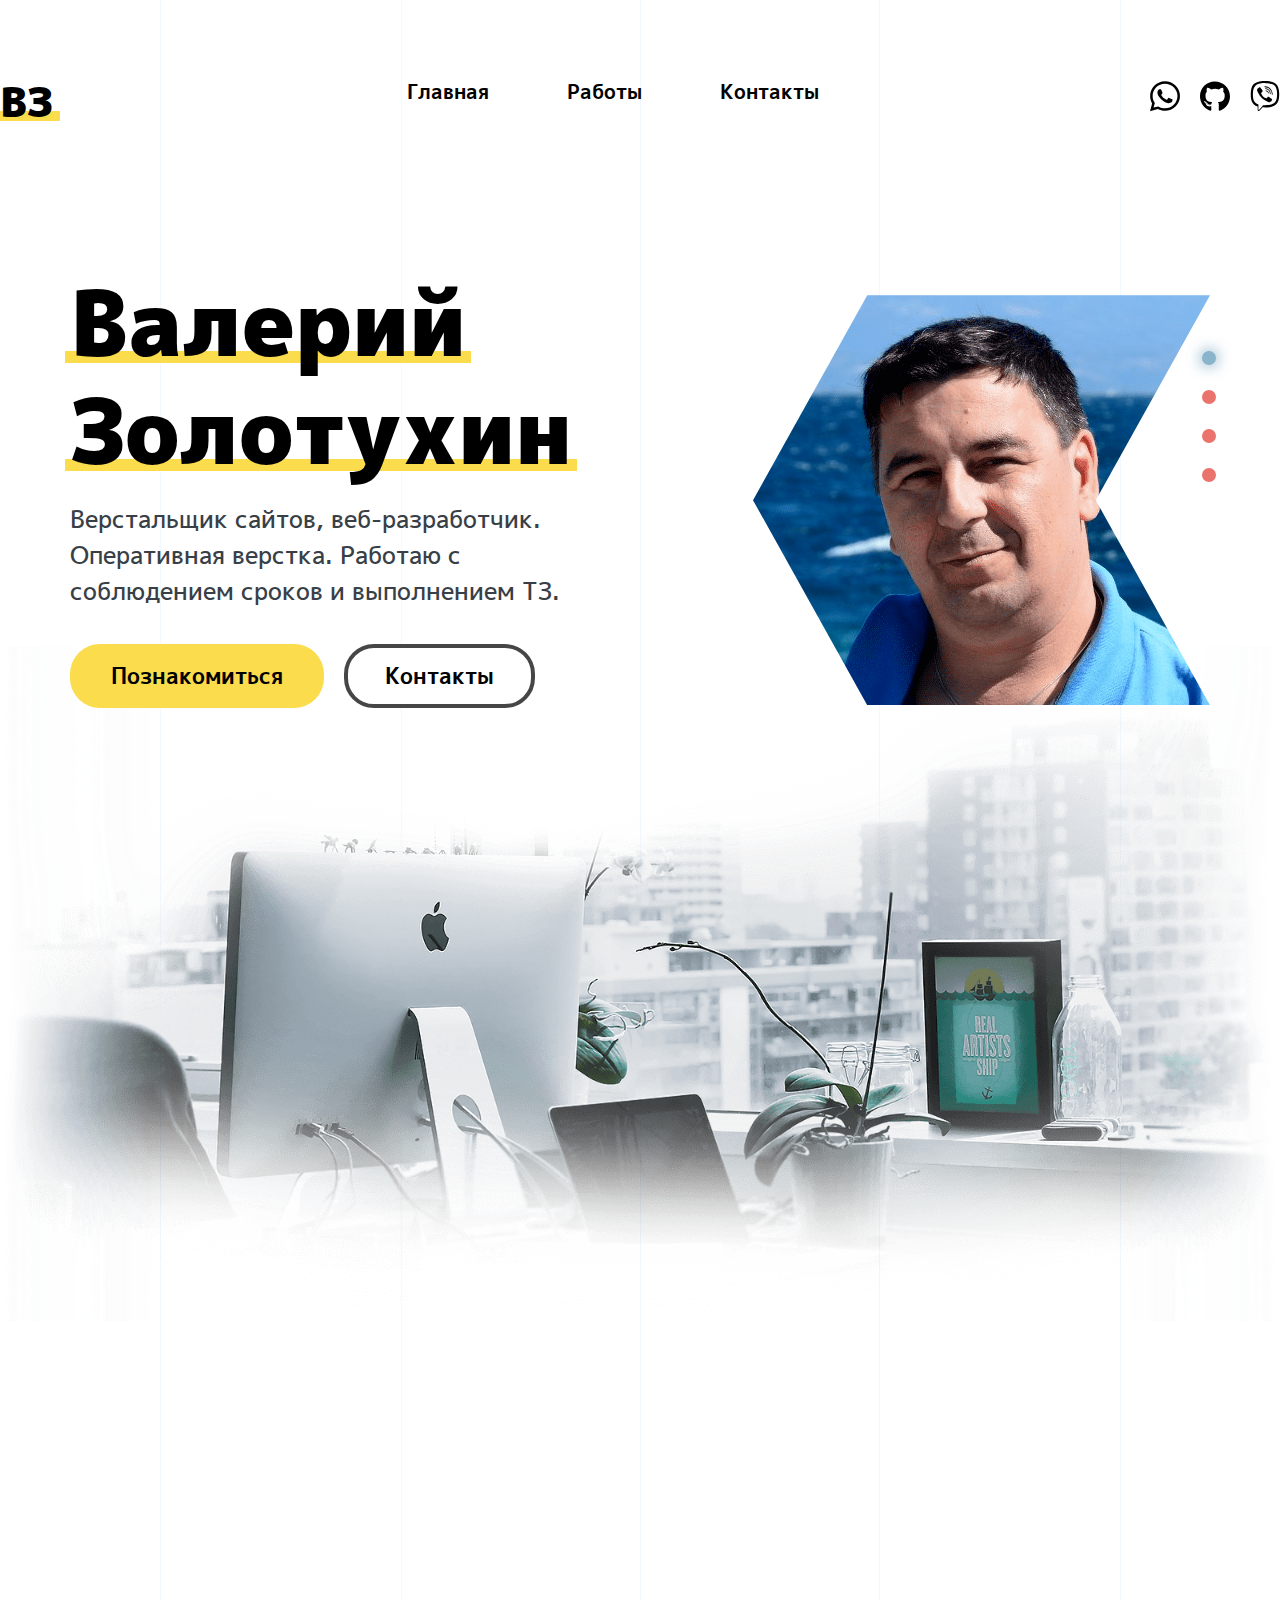
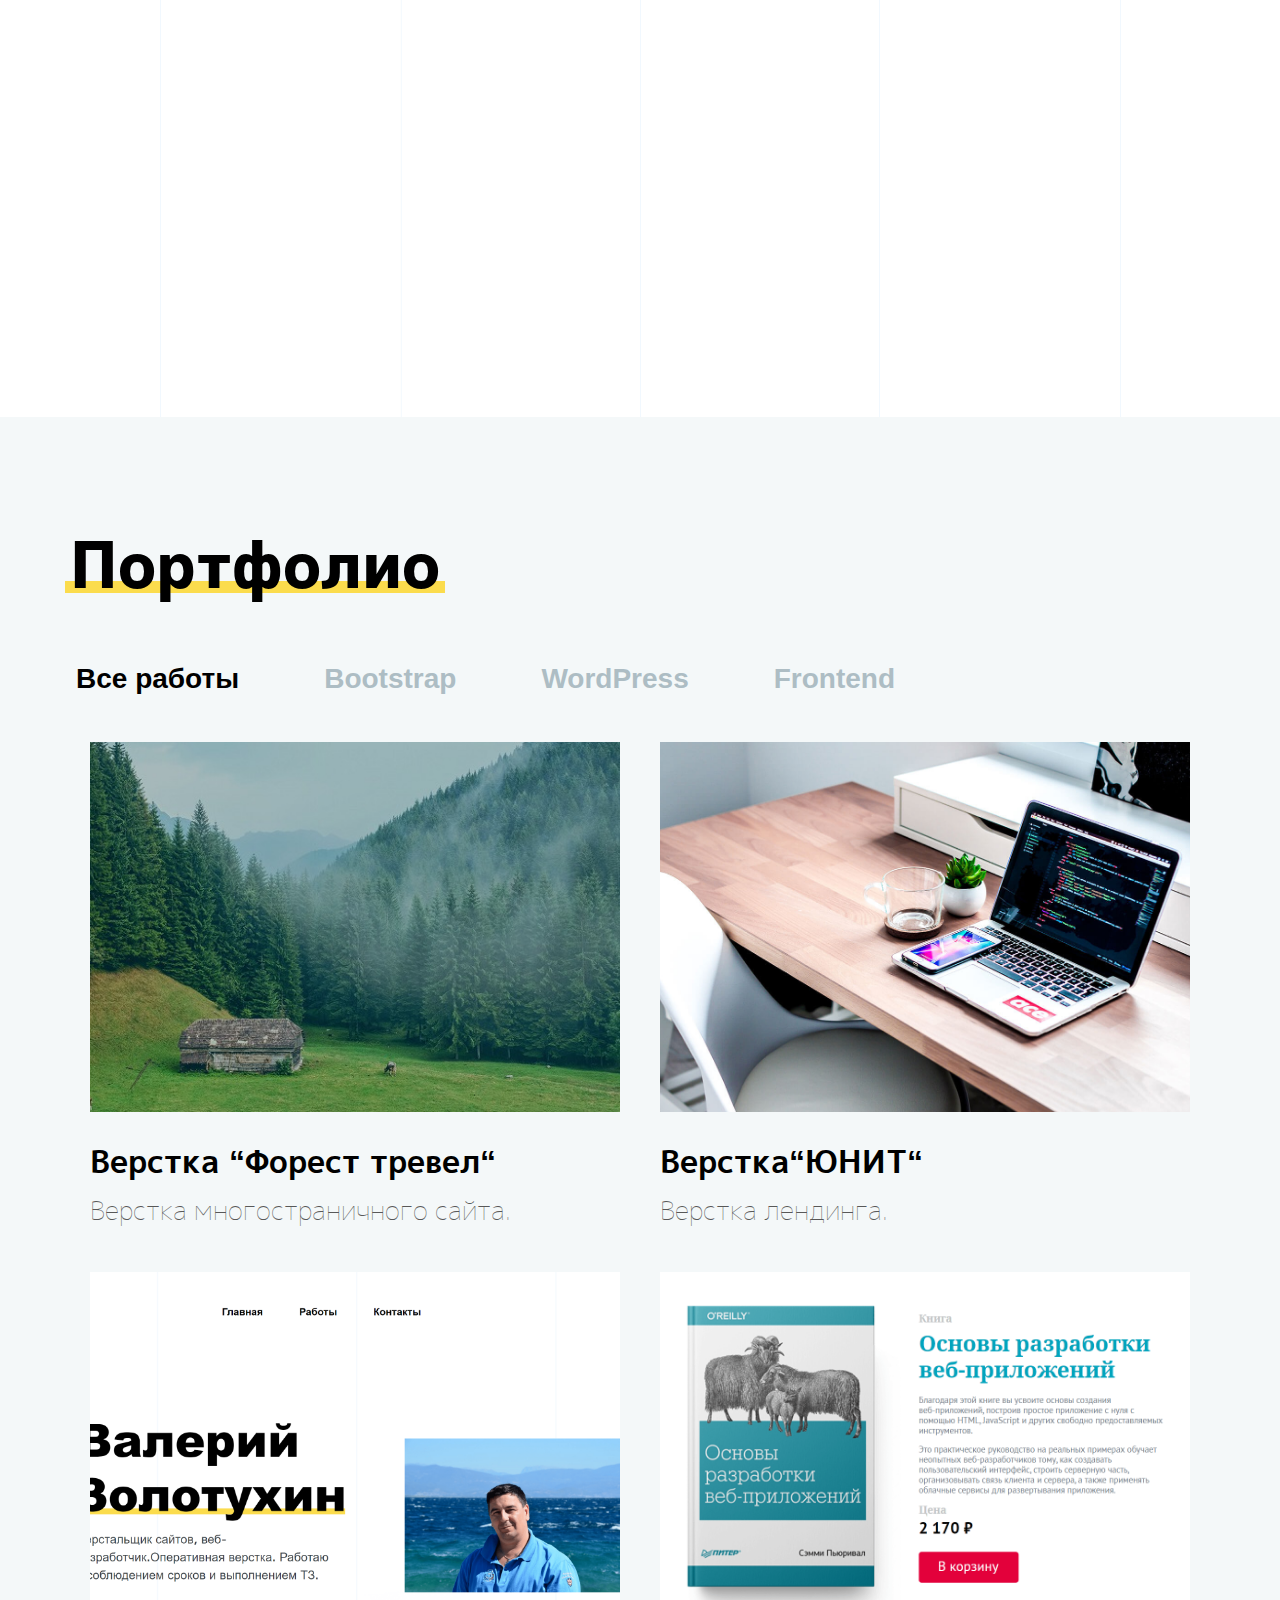
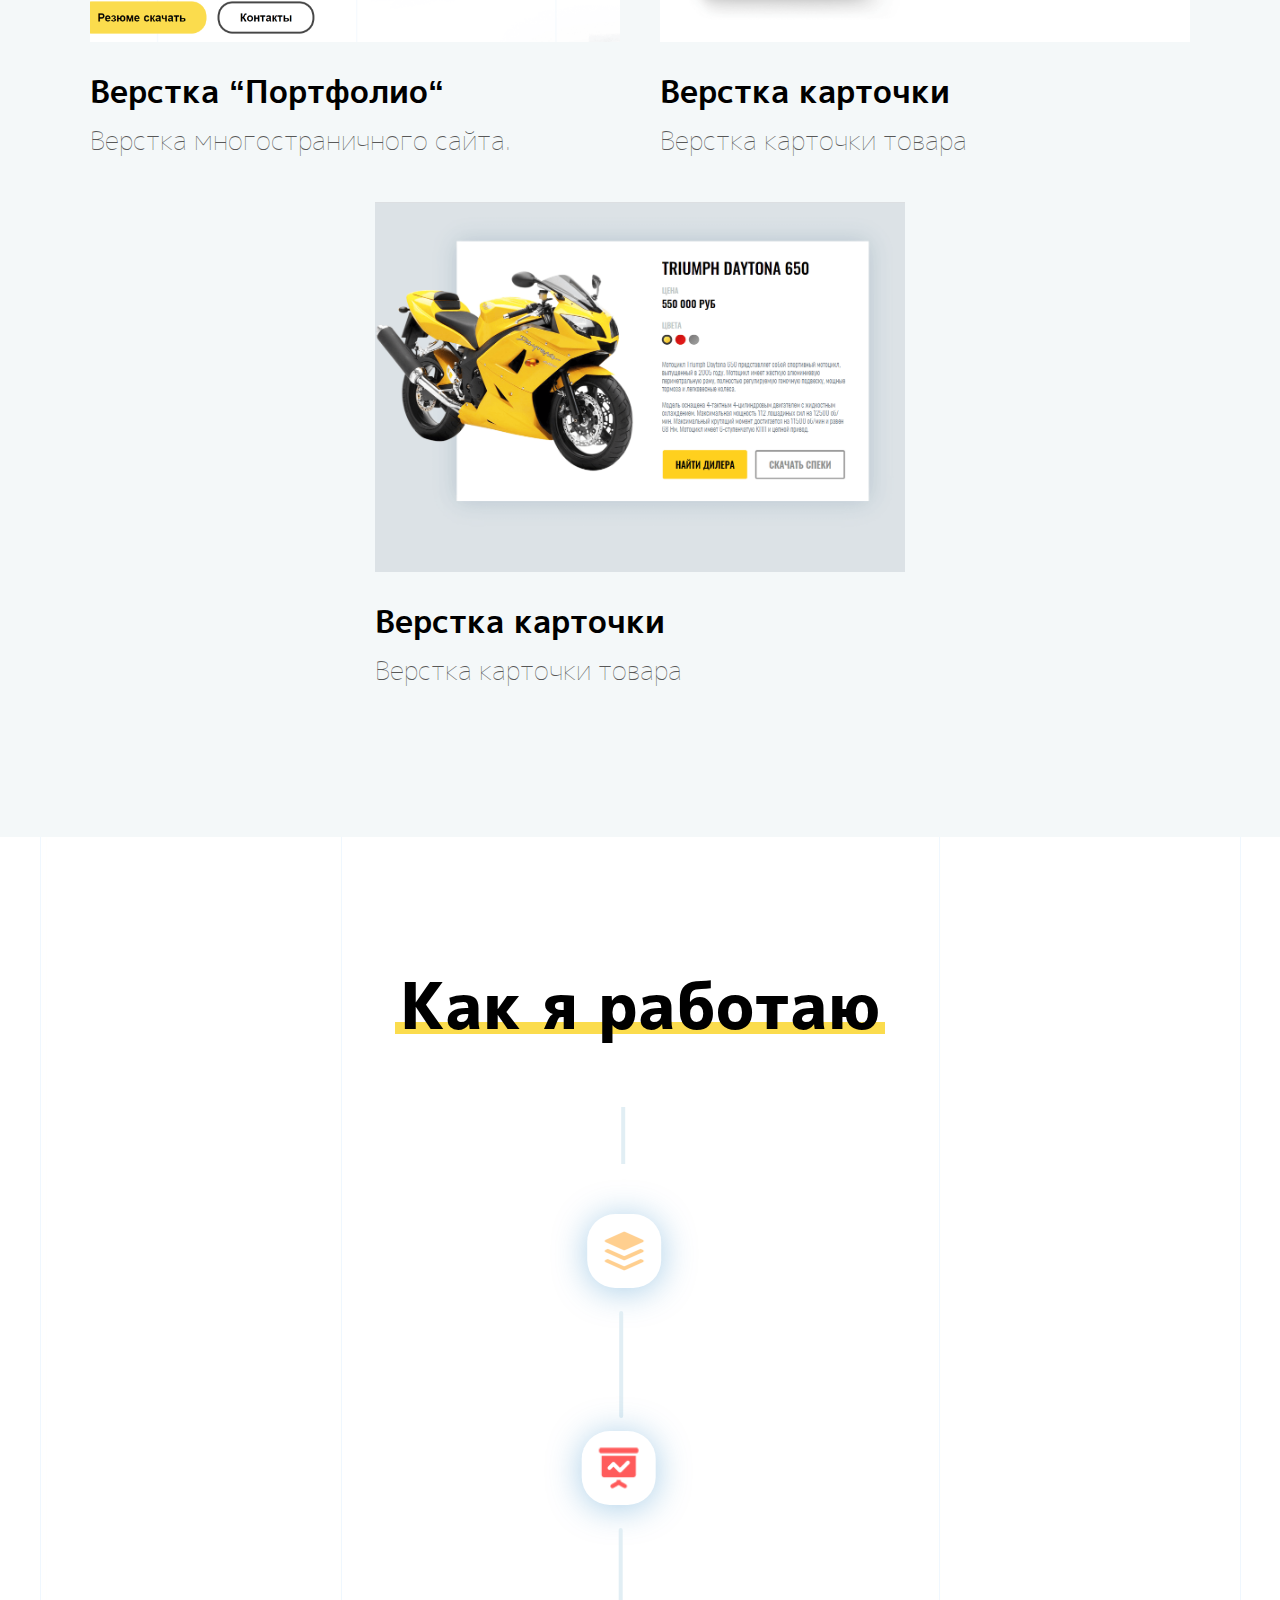
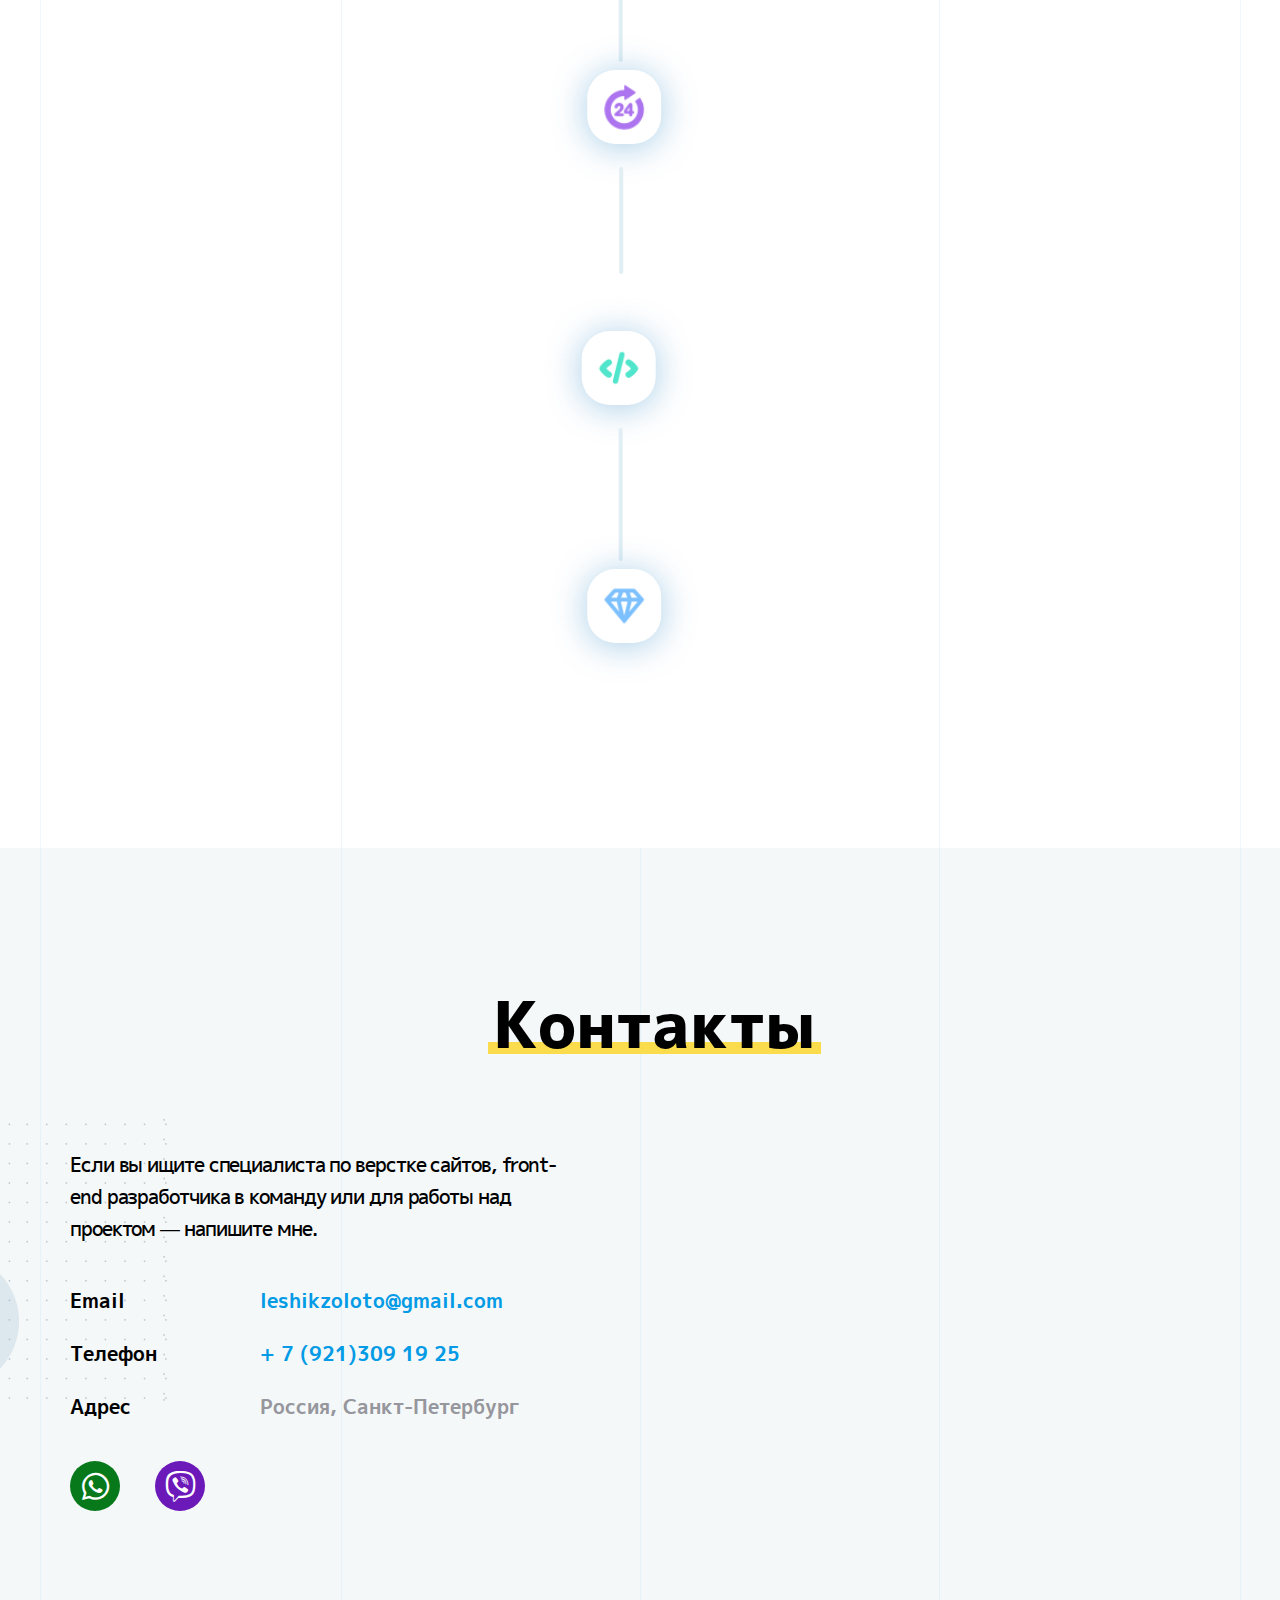
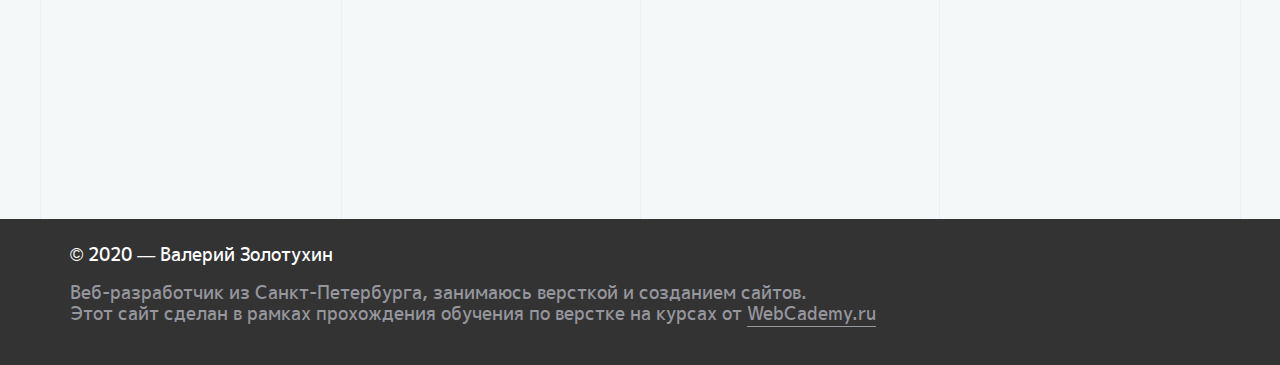
<file: docs/index.html>
<!DOCTYPE html>
<html lang="ru">

<head>
    <meta charset="UTF-8" />
    <meta name="viewport" content="width=device-width, initial-scale=1.0" />
    <title>Портфолио Главная страница

    </title>

    <link rel="shortcut icon" href="favicon.ico" type="image/x-icon">
    <link rel="stylesheet" href="./fonts/mplus1p.css">
    <link href="https://unpkg.com/aos@2.3.1/dist/aos.css" rel="stylesheet">
    <link rel="stylesheet" href="./libs/fontawesomecss/all.min.css" />
    <link rel="stylesheet" href="./css/main.css" />
</head>

<body>
    <ul id="page-nav">
        <li class="active">
            <a href="#header"></a>
        </li>
        <li>
            <a href="#portfolio"></a>
        </li>
        <li>
            <a href="#howwork"></a>
        </li>
        <li>
            <a href="#contacts"></a>
        </li>
    </ul>
    <div id="overlay"></div>
    <!-- Секция Header -->
    <header class="header" id="header">
        <!-- Навигация -->
        <div class="fix-menu">
            <div class="header-nav">
                <nav class="header-logo">
                    <a href="https://valeriyzoloto.github.io/Portfolio/." class="logo">ВЗ</a>
                </nav>

                <nav class="header-menu">
                    <a href="https://valeriyzoloto.github.io/Portfolio/." class="logo sidebar-logo">ВЗ</a>
                    <a href="index.html" class="header-link decktop">Главная</a>
                    <a href="Portfolio.html" class="header-link more-line" target="_blank">Работы</a>
                    <a href="Contacts.html" class="header-link more-line" target="_blank">Контакты</a>
                    <div class="sidebar">
                        <a href="viber://chat?number=%2B79213091925" class="sidebar-icons icons-vb">
                            <i class="fab fa-viber"></i>
                        </a>
                        <a href="whatsapp://chat?number=%2B7213091925" class="sidebar-icons icons-wp">
                            <i class="fab fa-whatsapp"></i>
                        </a>
                    </div>

                    <a href="mailto:leshikzoloto@gmail.com" class="sidebar-email">leshikzoloto@gmail.com</a>
                </nav>

                <nav class="header-icons">
                    <a href="whatsapp://chat?number=%2B7213091925" class="icons-item icons-item__wp-up">
                        <svg aria-hidden="true" focusable="false" data-prefix="fab" data-icon="whatsapp"
                            class="svg-inline--fa fa-whatsapp fa-w-14" role="img" xmlns="http://www.w3.org/2000/svg"
                            viewBox="0 0 448 512">
                            <path fill="currentColor"
                                d="M380.9 97.1C339 55.1 283.2 32 223.9 32c-122.4 0-222 99.6-222 222 0 39.1 10.2 77.3 29.6 111L0 480l117.7-30.9c32.4 17.7 68.9 27 106.1 27h.1c122.3 0 224.1-99.6 224.1-222 0-59.3-25.2-115-67.1-157zm-157 341.6c-33.2 0-65.7-8.9-94-25.7l-6.7-4-69.8 18.3L72 359.2l-4.4-7c-18.5-29.4-28.2-63.3-28.2-98.2 0-101.7 82.8-184.5 184.6-184.5 49.3 0 95.6 19.2 130.4 54.1 34.8 34.9 56.2 81.2 56.1 130.5 0 101.8-84.9 184.6-186.6 184.6zm101.2-138.2c-5.5-2.8-32.8-16.2-37.9-18-5.1-1.9-8.8-2.8-12.5 2.8-3.7 5.6-14.3 18-17.6 21.8-3.2 3.7-6.5 4.2-12 1.4-32.6-16.3-54-29.1-75.5-66-5.7-9.8 5.7-9.1 16.3-30.3 1.8-3.7.9-6.9-.5-9.7-1.4-2.8-12.5-30.1-17.1-41.2-4.5-10.8-9.1-9.3-12.5-9.5-3.2-.2-6.9-.2-10.6-.2-3.7 0-9.7 1.4-14.8 6.9-5.1 5.6-19.4 19-19.4 46.3 0 27.3 19.9 53.7 22.6 57.4 2.8 3.7 39.1 59.7 94.8 83.8 35.2 15.2 49 16.5 66.6 13.9 10.7-1.6 32.8-13.4 37.4-26.4 4.6-13 4.6-24.1 3.2-26.4-1.3-2.5-5-3.9-10.5-6.6z">
                            </path>
                        </svg>
                    </a>
                    <a href="https://github.com/ValeriyZoloto" class="icons-item icons-item__gh" target="_blank">
                        <svg aria-hidden="true" focusable="false" data-prefix="fab" data-icon="github"
                            class="svg-inline--fa fa-github fa-w-16" role="img" xmlns="http://www.w3.org/2000/svg"
                            viewBox="0 0 496 512">
                            <path fill="currentColor"
                                d="M165.9 397.4c0 2-2.3 3.6-5.2 3.6-3.3.3-5.6-1.3-5.6-3.6 0-2 2.3-3.6 5.2-3.6 3-.3 5.6 1.3 5.6 3.6zm-31.1-4.5c-.7 2 1.3 4.3 4.3 4.9 2.6 1 5.6 0 6.2-2s-1.3-4.3-4.3-5.2c-2.6-.7-5.5.3-6.2 2.3zm44.2-1.7c-2.9.7-4.9 2.6-4.6 4.9.3 2 2.9 3.3 5.9 2.6 2.9-.7 4.9-2.6 4.6-4.6-.3-1.9-3-3.2-5.9-2.9zM244.8 8C106.1 8 0 113.3 0 252c0 110.9 69.8 205.8 169.5 239.2 12.8 2.3 17.3-5.6 17.3-12.1 0-6.2-.3-40.4-.3-61.4 0 0-70 15-84.7-29.8 0 0-11.4-29.1-27.8-36.6 0 0-22.9-15.7 1.6-15.4 0 0 24.9 2 38.6 25.8 21.9 38.6 58.6 27.5 72.9 20.9 2.3-16 8.8-27.1 16-33.7-55.9-6.2-112.3-14.3-112.3-110.5 0-27.5 7.6-41.3 23.6-58.9-2.6-6.5-11.1-33.3 2.6-67.9 20.9-6.5 69 27 69 27 20-5.6 41.5-8.5 62.8-8.5s42.8 2.9 62.8 8.5c0 0 48.1-33.6 69-27 13.7 34.7 5.2 61.4 2.6 67.9 16 17.7 25.8 31.5 25.8 58.9 0 96.5-58.9 104.2-114.8 110.5 9.2 7.9 17 22.9 17 46.4 0 33.7-.3 75.4-.3 83.6 0 6.5 4.6 14.4 17.3 12.1C428.2 457.8 496 362.9 496 252 496 113.3 383.5 8 244.8 8zM97.2 352.9c-1.3 1-1 3.3.7 5.2 1.6 1.6 3.9 2.3 5.2 1 1.3-1 1-3.3-.7-5.2-1.6-1.6-3.9-2.3-5.2-1zm-10.8-8.1c-.7 1.3.3 2.9 2.3 3.9 1.6 1 3.6.7 4.3-.7.7-1.3-.3-2.9-2.3-3.9-2-.6-3.6-.3-4.3.7zm32.4 35.6c-1.6 1.3-1 4.3 1.3 6.2 2.3 2.3 5.2 2.6 6.5 1 1.3-1.3.7-4.3-1.3-6.2-2.2-2.3-5.2-2.6-6.5-1zm-11.4-14.7c-1.6 1-1.6 3.6 0 5.9 1.6 2.3 4.3 3.3 5.6 2.3 1.6-1.3 1.6-3.9 0-6.2-1.4-2.3-4-3.3-5.6-2z">
                            </path>
                        </svg>
                    </a>
                    <a href="viber://chat?number=%2B79213091925" class="icons-item icons-item__vb">
                        <svg aria-hidden="true" focusable="false" data-prefix="fab" data-icon="viber"
                            class="svg-inline--fa fa-viber fa-w-16" role="img" xmlns="http://www.w3.org/2000/svg"
                            viewBox="0 0 512 512">
                            <path fill="currentColor"
                                d="M444 49.9C431.3 38.2 379.9.9 265.3.4c0 0-135.1-8.1-200.9 52.3C27.8 89.3 14.9 143 13.5 209.5c-1.4 66.5-3.1 191.1 117 224.9h.1l-.1 51.6s-.8 20.9 13 25.1c16.6 5.2 26.4-10.7 42.3-27.8 8.7-9.4 20.7-23.2 29.8-33.7 82.2 6.9 145.3-8.9 152.5-11.2 16.6-5.4 110.5-17.4 125.7-142 15.8-128.6-7.6-209.8-49.8-246.5zM457.9 287c-12.9 104-89 110.6-103 115.1-6 1.9-61.5 15.7-131.2 11.2 0 0-52 62.7-68.2 79-5.3 5.3-11.1 4.8-11-5.7 0-6.9.4-85.7.4-85.7-.1 0-.1 0 0 0-101.8-28.2-95.8-134.3-94.7-189.8 1.1-55.5 11.6-101 42.6-131.6 55.7-50.5 170.4-43 170.4-43 96.9.4 143.3 29.6 154.1 39.4 35.7 30.6 53.9 103.8 40.6 211.1zm-139-80.8c.4 8.6-12.5 9.2-12.9.6-1.1-22-11.4-32.7-32.6-33.9-8.6-.5-7.8-13.4.7-12.9 27.9 1.5 43.4 17.5 44.8 46.2zm20.3 11.3c1-42.4-25.5-75.6-75.8-79.3-8.5-.6-7.6-13.5.9-12.9 58 4.2 88.9 44.1 87.8 92.5-.1 8.6-13.1 8.2-12.9-.3zm47 13.4c.1 8.6-12.9 8.7-12.9.1-.6-81.5-54.9-125.9-120.8-126.4-8.5-.1-8.5-12.9 0-12.9 73.7.5 133 51.4 133.7 139.2zM374.9 329v.2c-10.8 19-31 40-51.8 33.3l-.2-.3c-21.1-5.9-70.8-31.5-102.2-56.5-16.2-12.8-31-27.9-42.4-42.4-10.3-12.9-20.7-28.2-30.8-46.6-21.3-38.5-26-55.7-26-55.7-6.7-20.8 14.2-41 33.3-51.8h.2c9.2-4.8 18-3.2 23.9 3.9 0 0 12.4 14.8 17.7 22.1 5 6.8 11.7 17.7 15.2 23.8 6.1 10.9 2.3 22-3.7 26.6l-12 9.6c-6.1 4.9-5.3 14-5.3 14s17.8 67.3 84.3 84.3c0 0 9.1.8 14-5.3l9.6-12c4.6-6 15.7-9.8 26.6-3.7 14.7 8.3 33.4 21.2 45.8 32.9 7 5.7 8.6 14.4 3.8 23.6z">
                            </path>
                        </svg>
                    </a>
                </nav>

                <!--  Переключатель Toogle-menu -->
                <div class="toggle-menu active">
                    <span></span>
                </div>
            </div>
        </div>
        <!--    // Навигация -->

        <!-- Header content -->
        <div class="container">
            <div class="header-content">
                <div class="header-foto">
                    <img src="./img/foto3.png" class="my-foto" alt="Мое фото" />
                </div>
                <!-- Header-desc -->
                <div class="header-desk">
                    <h1 class="header-name">
                        <span class="my-name">Валерий </span>
                        <span class="my-name">Золотухин</span>
                    </h1>
                    <div class="header-text">
                        <p>
                            Верстальщик сайтов, веб-разработчик. Оперативная верстка. Работаю
                            с соблюдением сроков и выполнением ТЗ.
                        </p>
                    </div>
                    <div class="header-button">

                        <a href="#" class="button_main button-1" download="Резюме">
                            Познакомиться
                        </a>
                        <a href="#" class="button_main button-2">
                            Контакты
                        </a>
                    </div>
                </div>
                <!-- //Header-desc -->
            </div>
        </div>
        <!-- //Header content -->

        <!-- Header img -->
        <div class="header-img">
            <img src="./img/fon/bg1.png" alt="Картинка" />
        </div>
        <!-- //Header img -->

        <!-- Что я умею    На связи -->
        <div class="container">
            <div class="header-skills" data-aos="zoom-in" data-aos-offset="200" data-aos-duration="1000" id="meet">
                <div id="skills" class="skills">
                    <h3 class="title3">Что я умею:</h3>
                    <ul class="skills-list">
                        <li class="skills-list_item">
                            pixel perfect, полное соответствие макету.
                        </li>
                        <li class="skills-list_item"> верстаю с сеткой или без.</li>
                        <li class="skills-list_item">
                            адаптивная верстка под мобильные устройства.
                        </li>
                        <li class="skills-list_item">
                            оптимизация под retina экраны
                        </li>
                        <li class="skills-list_item">
                            с Bootstrap и без него.
                        </li>

                    </ul>
                    <div class="header-button">
                        <a href="#" class="button_main button-1 remark">
                            Смотреть работы
                        </a>
                    </div>
                </div>
                <div class="comminication">
                    <h3 class="title3">На связи:</h3>

                    <div class="icons more">
                        <a href="whatsapp://chat?number=%2B79213091925" class="icons_item icons-wp">
                            <i class="fab fa-whatsapp"></i>
                        </a>
                        <a href="viber://chat?number=%2B79213091925" class="icons_item icons-vb">
                            <i class="fab fa-viber"></i>
                        </a>
                    </div>

                    <a href="leshikzoloto@gmail.com" class="skills-email">leshikzoloto@gmail.com
                    </a>
                </div>
            </div>
        </div>
        <!--// Что я умею    На связи -->
    </header>
    <!--// Секция Header -->
    <!-- Секция Портфолио -->
    <section class="portfolio" id="portfolio">
        <div class="container">
            <!-- Заголовок и переключатели -->
            <div class="title2 title-portf">
                <span class="bottom-line">Портфолио</span>
            </div>
            <div class="portfolio-works">
                <div class="portfolio-works-toggle">
                    <button id="works" class="portfolio-block-toggle_item control-active" data-filter="all">
                        Все работы
                    </button>
                    <button class="portfolio-block-toggle_item" data-filter=".boots">
                        Bootstrap
                    </button>
                    <button class="portfolio-block-toggle_item" data-filter=".wp">
                        WordPress
                    </button>
                    <button class="portfolio-block-toggle_item" data-filter=".frontend">
                        Frontend
                    </button>
                </div>
            </div>
            <!-- Контент -карточки -->
            <div class="portfolio-cards_content">
                <div id="portfolio-projects">
                    <div class="portfolio-card portfolio-card--big mix frontend">
                        <a class="portfolio-card_poster"
                            href="http://valsa88.zzz.com.ua/Forest%20Travel%20main/index.html" target="_blank">
                            <img src="./img/portfolio/forest.jpg" alt="Форест тревел" />
                            <div class="more-btn">Смотреть проект</div>
                        </a>
                        <a href="http://valsa88.zzz.com.ua/Forest%20Travel%20main/index.html" target="_blank">
                            <div class="portfolio-card_descrip ">
                                <h3> Верстка &ldquo;Форест тревел&ldquo;</h3>
                                <p>Верстка многостраничного сайта.</p>
                            </div>
                        </a>
                    </div>

                    <div class="portfolio-card portfolio-card--big mix frontend boots">
                        <a class="portfolio-card_poster" href="http://valsa88.zzz.com.ua/Unit%20html/index.html"
                            target="_blank">
                            <img src="./img/portfolio/unit.jpg" alt="Юнит" />
                            <div class="more-btn">Смотреть проект</div>
                        </a>
                        <a href="http://valsa88.zzz.com.ua/Unit%20html/index.html" target="_blank">
                            <div class="portfolio-card_descrip">
                                <h3> Верстка&ldquo;ЮНИТ&ldquo;</h3>
                                <p>Верстка лендинга.</p>
                            </div>
                        </a>
                    </div>

                    <div class="portfolio-card portfolio-card--big mix frontend">
                        <a class="portfolio-card_poster" href="https://valeriyzoloto.github.io/Portfolio/"
                            target="_blank">
                            <img src="./img/portfolio/Portfolio.png" alt="Портфолио" />
                            <div class="more-btn">Смотреть проект</div>
                        </a>
                        <a href="https://valeriyzoloto.github.io/Portfolio/" target="_blank">
                            <div class="portfolio-card_descrip">
                                <h3>Верстка &ldquo;Портфолио&ldquo;</h3>
                                <p>Верстка многостраничного сайта.</p>
                            </div>
                        </a>
                    </div>

                    <div class="portfolio-card portfolio-card--big mix frontend boots">
                        <a class="portfolio-card_poster" href="http://valsa88.zzz.com.ua/Book%20card/incex.html"
                            target="_blank">
                            <img src="./img/portfolio/book.png" alt="Книга О`Рейли" />
                            <div class="more-btn">Смотреть проект</div>
                        </a>
                        <a href="http://valsa88.zzz.com.ua/Book%20card/incex.html" target="_blank">
                            <div class="portfolio-card_descrip">
                                <h3>Верстка карточки</h3>
                                <p>Верстка карточки товара</p>
                            </div>
                        </a>
                    </div>

                    <div class="portfolio-card portfolio-card--big mix boots">
                        <a class="portfolio-card_poster" href="http://valsa88.zzz.com.ua/PixelPerfect/index.html"
                            target="_blank">
                            <img src="./img/portfolio/motobike.png" alt="Карточка товара" />
                            <div class="more-btn">Смотреть проект</div>
                        </a>
                        <a href="http://valsa88.zzz.com.ua/PixelPerfect/index.html" target="_blank">
                            <div class="portfolio-card_descrip">
                                <h3> Верстка карточки</h3>
                                <p>Верстка карточки товара</p>
                            </div>
                        </a>
                    </div>

                </div>
            </div>
            <!--  // Контент карточки -->
            <div>
                <a href="#works" class="watch-works">Смотреть все работы</a>
            </div>
        </div>
    </section>
    <!-- //Секция Портфолио -->
    <!-- Секция Как я работаю -->
    <section class="how-work" id="howwork">
        <div class="container">
            <div class="howwork-content">
                <h3 class="item-title">Как я работаю</h3>
                <!--  Контент с иконками -->
                <div class="work-content">
                    <!-- Иконка с текстом -->
                    <div class="work-content_item">
                        <div class="work-item-icon">
                            <img src="./img/icons-how/layers.png" alt="Иконка" />
                        </div>
                        <div class="item-text" data-aos="fade-right" data-aos-offset="300" data-aos-duration="1000">
                            <span class="hover">Оцениваю макет</span>
                            <p>
                                Оцениваю объем работы, сложность, нюансы.
                                Задаю вопросы.
                            </p>
                            <span>Время: 2 &ndash; 4 часа</span>
                        </div>
                    </div>

                    <!-- Иконка с текстом -->
                    <div class="work-content_item">
                        <div class="work-item-icon">
                            <img src="./img/icons-how/chart.png" alt="Иконка" />
                        </div>
                        <div class="item-text" data-aos="fade-left" data-aos-offset="300" data-aos-duration="1000">
                            <span class="hover">ТЗ,смета и график работ</span>
                            <p>
                                Согласовываем техническое задание и график работ по проекту.
                                Осмечиваю стоимость по этапам работы.
                            </p>
                            <span>Время: 2 &ndash; 4 часа</span>
                        </div>
                    </div>

                    <!-- Иконка с текстом -->
                    <div class="work-content_item">
                        <div class="work-item-icon">
                            <img src="./img/icons-how/hours.png" alt="Иконка" />
                        </div>
                        <div class="item-text" data-aos="fade-right" data-aos-offset="300" data-aos-duration="1000">
                            <span class="hover">Вы держите руку на пульсе</span>
                            <p>Выдаю клиенту доступ к GitHub репозиторию. Вы в любое время
                                можете видеть актуальное состояние проекта и задач.
                            </p>
                            <span>Время: 2 &ndash; 4 часа</span>
                        </div>
                    </div>

                    <!-- Иконка с текстом -->
                    <div class="work-content_item">
                        <div class="work-item-icon">
                            <img src="./img/icons-how/code.png" alt="Иконка" />
                        </div>
                        <div class="item-text" data-aos="fade-left" data-aos-offset="300" data-aos-duration="1000">
                            <span class="hover">Выполняю каждый этап</span>
                            <p>
                                Поочередно выполняю каждый этап работы. Передаю результаты.
                                Заказчик производит поэтапную оплату.
                            </p>
                            <span>Время: 2 &ndash; 4 часа</span>
                        </div>
                    </div>

                    <!-- Иконка с текстом -->
                    <div class="work-content_item">
                        <div class="work-item-icon">
                            <img src="./img/icons-how/diamond.png" alt="Иконка" />
                        </div>
                        <div class="item-text" data-aos="fade-right" data-aos-offset="300" data-aos-duration="1000">
                            <span class="hover">Финальное ревью проекта</span>
                            <p>
                                Проект готов. Финальное ревью и полировка до идеального
                                состояния. Передаю файлы проекта, заливаю сайт на хостинг
                                заказчика.
                            </p>
                            <span>Время: 2 &ndash; 4 часа</span>
                        </div>
                    </div>
                </div>
                <!-- // Контент с иконками -->
            </div>
        </div>
    </section>
    <!-- //Секция Как я работаю -->
    <!--  Секция-Контакты  -->
    <section class="contacts" id="contacts">
        <div class="container">
            <div class="title2 title-contacts">
                <h3 class="title2"><span>Контакты</span></h3>
            </div>
            <!-- Contacts-content -->
            <div class="contacts-content">
                <!-- Левая колонка -->
                <div class="contacts-descrip">
                    <div class="contacts-descrip_text">
                        <p>
                            Если вы ищите специалиста по верстке сайтов, front-end разработчика
                            в команду или для работы над проектом — напишите мне.
                        </p>
                    </div>

                    <div class="contacts-descrip_item">
                        <div class="more-contacts">
                            <span>Email</span>
                            <a href="mailto:leshikzoloto@gmail.com">leshikzoloto@gmail.com</a>
                        </div>

                        <div class="more-contacts">
                            <span>Телефон</span>
                            <a href="tel:+79213091925">+ 7 (921)309 19 25</a>
                        </div>

                        <div class="more-contacts">
                            <span>Адрес</span>
                            <p>Россия, Санкт-Петербург</p>
                        </div>
                    </div>

                    <div class="icons more">
                        <a href="whatsapp://chat?number=%2B79213091925" class="icons_item icons-wp">
                            <i class="fab fa-whatsapp"></i>
                        </a>
                        <a href="viber://chat?number=%2B79213091925" class="icons_item icons-vb">
                            <i class="fab fa-viber"></i>
                        </a>
                    </div>
                </div>
                <!-- Правая колонка -->
                <div class="form-column">
                    <form class="contacts-form" data-aos="zoom-in" data-aos-offset="300" data-aos-duration="1000"
                        id="contact-form">
                        <input type="hidden" name="project_name" value="https://github.com/ValeriyZoloto/" />
                        <input type="hidden" name="admin_email" value="leshikzoloto@gmail.com" />
                        <input type="hidden" name="email_form" value="info@github.com/ValeriyZoloto/" />

                        <div class="contacts-form_item">
                            <input class="form-field" type="email" name="email" required placeholder="" />
                            <span class="fake-placeholder">Ваш email</span>
                        </div>

                        <div class="contacts-form_item">
                            <input class="form-field" type="text" name="theme" required placeholder="" />
                            <span class="fake-placeholder">Тема письма</span>
                        </div>

                        <div class="contacts-form_item">
                            <textarea class="form-field" name="message" rows="4" required placeholder=""></textarea>
                            <span class="fake-placeholder">Сообщение</span>
                        </div>

                        <div class="contacts-form_btn">
                            <div class="button_main">
                                <button class="button-3" type="submit" name="form-button">
                                    Отправить
                                </button>
                            </div>
                        </div>
                    </form>
                    <div id="answer"></div>
                </div>
            </div>
            <!-- // Contacts-content -->
        </div>
    </section>
    <!--// Секция-Контакты  -->
    <!-- Подвал -->
    <footer class="footer">
        <div class="container">
            <div class="copy">
                <p>&#169; 2020 — Валерий Золотухин</p>
            </div>
            <div class="text">
                <p>
                    Веб-разработчик из Санкт-Петербурга, занимаюсь версткой и созданием
                    сайтов.
                    <br />Этот сайт сделан в рамках прохождения обучения по верстке на
                    курсах от
                    <a href="https://webcademy.ru/htmlsite/" target="_blank">
                        WebCademy.ru</a>
                </p>
            </div>
        </div>
    </footer>
    <!-- Подвал -->
    <!-- Скрол вверх -->
    <div id="backTop">
        <a href="#top">
            <i class="fas fa-angle-double-up"></i>

        </a> </div>
    <!-- //Скрол вверх -->
    <script src="./libs/jquery/jquery-3.0.0.min.js"></script>
    <script src="./libs/jquery.validate/jquery.validate/jquery.validate.js"></script>
    <script src="./libs/SmoothScroll.js"></script>
    <script src="https://unpkg.com/aos@2.3.1/dist/aos.js"></script>
    <script>
        AOS.init();
    </script>
    <script src="./libs/mixitup3/mixitup.min.js"></script>
    <script src="./libs/nav.js/nav.js"></script>
    <script src="./js/main.js"></script>
</body>

</html>
</file>
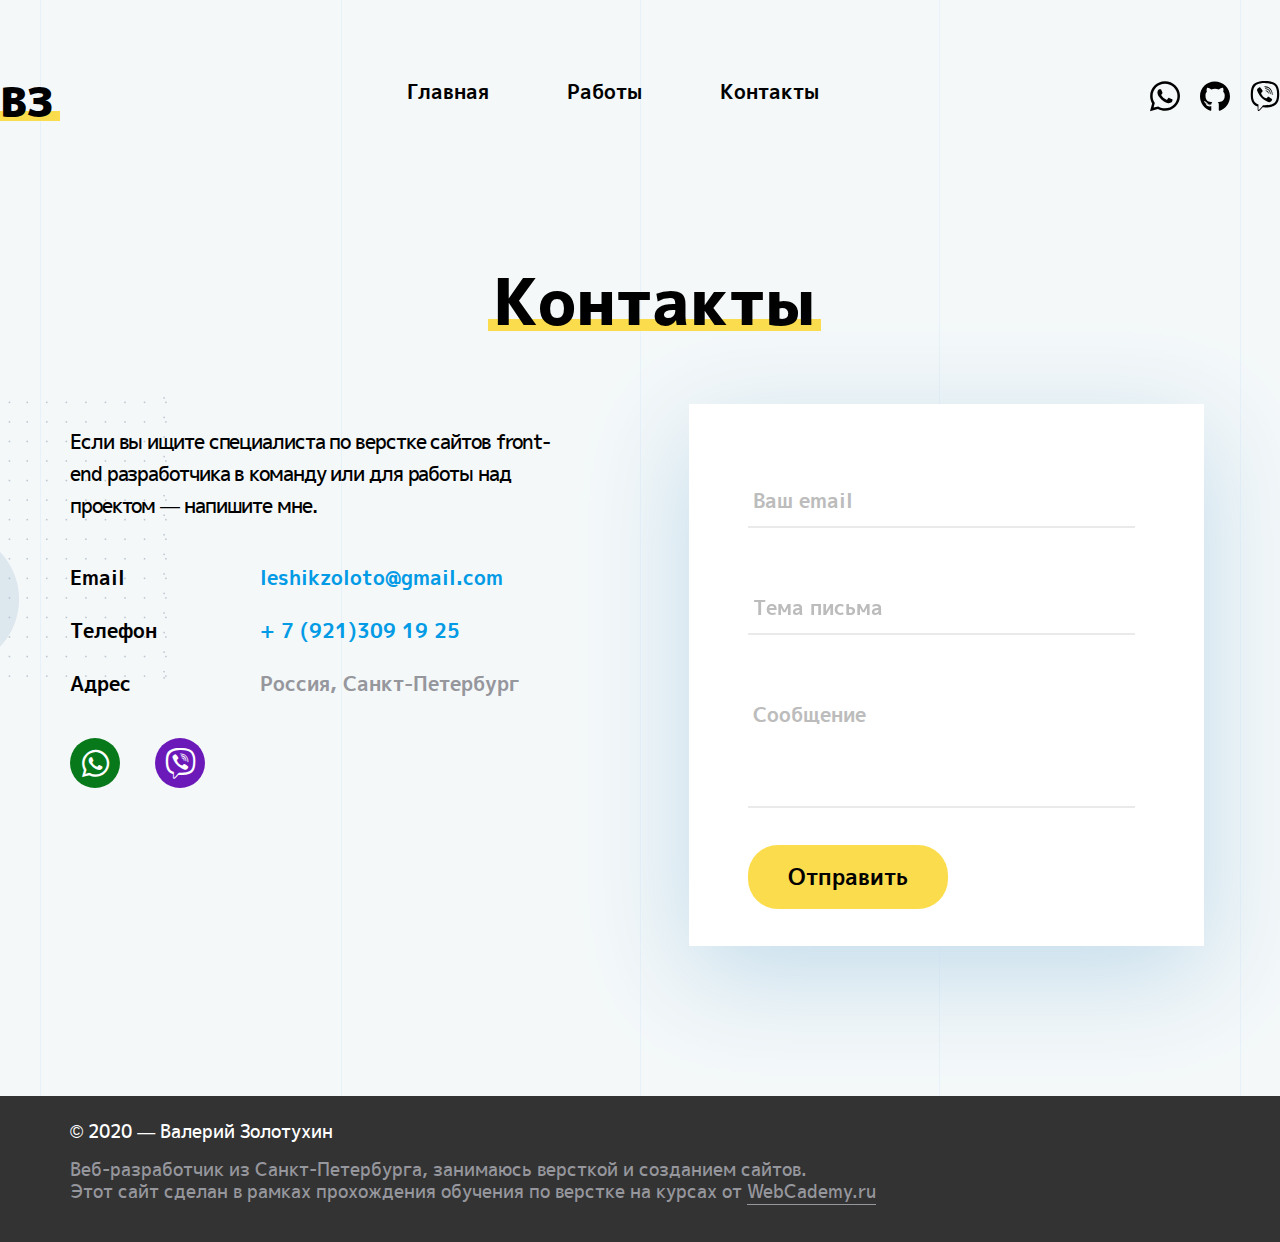
<file: docs/Contacts.html>
<!DOCTYPE html>
<html lang="ru">

<head>
    <meta charset="UTF-8" />
    <meta name="viewport" content="width=device-width, initial-scale=1.0" />
    <title>Контакты</title>
    <link rel="shortcut icon" href="favicon.ico" type="image/x-icon">
    <link rel="stylesheet" href="./fonts/mplus1p.css">
    <link href="https://unpkg.com/aos@2.3.1/dist/aos.css" rel="stylesheet" />
    <link rel="stylesheet" href="./libs/fontawesomecss/all.min.css" />
    <link rel="stylesheet" href="./css/main.css" />
</head>

<body>
    <div id="overlay"></div>
    <!--  Секция-Контакты  -->
    <section class="contacts page" id="contacts">
        <!-- Навигация -->
        <div class="fix-menu2">
            <div class="header-nav header-nav--contacts">
                <nav class="header-logo">
                    <a href="https://valeriyzoloto.github.io/Portfolio/." class="logo">ВЗ</a>
                </nav>

                <nav class="header-menu header-menu--portfolio">
                    <a href="https://valeriyzoloto.github.io/Portfolio/." class="logo sidebar-logo">ВЗ</a>
                    <a href="index.html" class="header-link decktop">Главная</a>
                    <a href="Portfolio.html" class="header-link more-line" target="_self">Работы</a>
                    <a href="Contacts.html" class="header-link more-line" target="_self">Контакты</a>
                    <div class="sidebar">
                        <a href="viber://chat?number=%2B79213091925" class="sidebar-icons icons-vb">
                            <i class="fab fa-viber"></i>
                        </a>
                        <a href="whatsapp://chat?number=%2B7213091925" class="sidebar-icons icons-wp">
                            <i class="fab fa-whatsapp"></i>
                        </a>
                    </div>

                    <a href="mailto:leshikzoloto@gmail.com" class="sidebar-email">leshikzoloto@gmail.com</a>
                </nav>

                <nav class="header-icons">
                    <a href="whatsapp://chat?number=%2B7213091925" class="icons-item icons-item__wp-up ">
                        <svg aria-hidden="true" focusable="false" data-prefix="fab" data-icon="whatsapp"
                            class="svg-inline--fa fa-whatsapp fa-w-14" role="img" xmlns="http://www.w3.org/2000/svg"
                            viewBox="0 0 448 512">
                            <path fill="currentColor"
                                d="M380.9 97.1C339 55.1 283.2 32 223.9 32c-122.4 0-222 99.6-222 222 0 39.1 10.2 77.3 29.6 111L0 480l117.7-30.9c32.4 17.7 68.9 27 106.1 27h.1c122.3 0 224.1-99.6 224.1-222 0-59.3-25.2-115-67.1-157zm-157 341.6c-33.2 0-65.7-8.9-94-25.7l-6.7-4-69.8 18.3L72 359.2l-4.4-7c-18.5-29.4-28.2-63.3-28.2-98.2 0-101.7 82.8-184.5 184.6-184.5 49.3 0 95.6 19.2 130.4 54.1 34.8 34.9 56.2 81.2 56.1 130.5 0 101.8-84.9 184.6-186.6 184.6zm101.2-138.2c-5.5-2.8-32.8-16.2-37.9-18-5.1-1.9-8.8-2.8-12.5 2.8-3.7 5.6-14.3 18-17.6 21.8-3.2 3.7-6.5 4.2-12 1.4-32.6-16.3-54-29.1-75.5-66-5.7-9.8 5.7-9.1 16.3-30.3 1.8-3.7.9-6.9-.5-9.7-1.4-2.8-12.5-30.1-17.1-41.2-4.5-10.8-9.1-9.3-12.5-9.5-3.2-.2-6.9-.2-10.6-.2-3.7 0-9.7 1.4-14.8 6.9-5.1 5.6-19.4 19-19.4 46.3 0 27.3 19.9 53.7 22.6 57.4 2.8 3.7 39.1 59.7 94.8 83.8 35.2 15.2 49 16.5 66.6 13.9 10.7-1.6 32.8-13.4 37.4-26.4 4.6-13 4.6-24.1 3.2-26.4-1.3-2.5-5-3.9-10.5-6.6z">
                            </path>
                        </svg>
                    </a>
                    <a href="https://github.com/ValeriyZoloto" class="icons-item icons-item__gh" target="_blank">
                        <svg aria-hidden="true" focusable="false" data-prefix="fab" data-icon="github"
                            class="svg-inline--fa fa-github fa-w-16" role="img" xmlns="http://www.w3.org/2000/svg"
                            viewBox="0 0 496 512">
                            <path fill="currentColor"
                                d="M165.9 397.4c0 2-2.3 3.6-5.2 3.6-3.3.3-5.6-1.3-5.6-3.6 0-2 2.3-3.6 5.2-3.6 3-.3 5.6 1.3 5.6 3.6zm-31.1-4.5c-.7 2 1.3 4.3 4.3 4.9 2.6 1 5.6 0 6.2-2s-1.3-4.3-4.3-5.2c-2.6-.7-5.5.3-6.2 2.3zm44.2-1.7c-2.9.7-4.9 2.6-4.6 4.9.3 2 2.9 3.3 5.9 2.6 2.9-.7 4.9-2.6 4.6-4.6-.3-1.9-3-3.2-5.9-2.9zM244.8 8C106.1 8 0 113.3 0 252c0 110.9 69.8 205.8 169.5 239.2 12.8 2.3 17.3-5.6 17.3-12.1 0-6.2-.3-40.4-.3-61.4 0 0-70 15-84.7-29.8 0 0-11.4-29.1-27.8-36.6 0 0-22.9-15.7 1.6-15.4 0 0 24.9 2 38.6 25.8 21.9 38.6 58.6 27.5 72.9 20.9 2.3-16 8.8-27.1 16-33.7-55.9-6.2-112.3-14.3-112.3-110.5 0-27.5 7.6-41.3 23.6-58.9-2.6-6.5-11.1-33.3 2.6-67.9 20.9-6.5 69 27 69 27 20-5.6 41.5-8.5 62.8-8.5s42.8 2.9 62.8 8.5c0 0 48.1-33.6 69-27 13.7 34.7 5.2 61.4 2.6 67.9 16 17.7 25.8 31.5 25.8 58.9 0 96.5-58.9 104.2-114.8 110.5 9.2 7.9 17 22.9 17 46.4 0 33.7-.3 75.4-.3 83.6 0 6.5 4.6 14.4 17.3 12.1C428.2 457.8 496 362.9 496 252 496 113.3 383.5 8 244.8 8zM97.2 352.9c-1.3 1-1 3.3.7 5.2 1.6 1.6 3.9 2.3 5.2 1 1.3-1 1-3.3-.7-5.2-1.6-1.6-3.9-2.3-5.2-1zm-10.8-8.1c-.7 1.3.3 2.9 2.3 3.9 1.6 1 3.6.7 4.3-.7.7-1.3-.3-2.9-2.3-3.9-2-.6-3.6-.3-4.3.7zm32.4 35.6c-1.6 1.3-1 4.3 1.3 6.2 2.3 2.3 5.2 2.6 6.5 1 1.3-1.3.7-4.3-1.3-6.2-2.2-2.3-5.2-2.6-6.5-1zm-11.4-14.7c-1.6 1-1.6 3.6 0 5.9 1.6 2.3 4.3 3.3 5.6 2.3 1.6-1.3 1.6-3.9 0-6.2-1.4-2.3-4-3.3-5.6-2z">
                            </path>
                        </svg>
                    </a>
                    <a href="viber://chat?number=%2B79213091925" class="icons-item icons-item__vb">
                        <svg aria-hidden="true" focusable="false" data-prefix="fab" data-icon="viber"
                            class="svg-inline--fa fa-viber fa-w-16" role="img" xmlns="http://www.w3.org/2000/svg"
                            viewBox="0 0 512 512">
                            <path fill="currentColor"
                                d="M444 49.9C431.3 38.2 379.9.9 265.3.4c0 0-135.1-8.1-200.9 52.3C27.8 89.3 14.9 143 13.5 209.5c-1.4 66.5-3.1 191.1 117 224.9h.1l-.1 51.6s-.8 20.9 13 25.1c16.6 5.2 26.4-10.7 42.3-27.8 8.7-9.4 20.7-23.2 29.8-33.7 82.2 6.9 145.3-8.9 152.5-11.2 16.6-5.4 110.5-17.4 125.7-142 15.8-128.6-7.6-209.8-49.8-246.5zM457.9 287c-12.9 104-89 110.6-103 115.1-6 1.9-61.5 15.7-131.2 11.2 0 0-52 62.7-68.2 79-5.3 5.3-11.1 4.8-11-5.7 0-6.9.4-85.7.4-85.7-.1 0-.1 0 0 0-101.8-28.2-95.8-134.3-94.7-189.8 1.1-55.5 11.6-101 42.6-131.6 55.7-50.5 170.4-43 170.4-43 96.9.4 143.3 29.6 154.1 39.4 35.7 30.6 53.9 103.8 40.6 211.1zm-139-80.8c.4 8.6-12.5 9.2-12.9.6-1.1-22-11.4-32.7-32.6-33.9-8.6-.5-7.8-13.4.7-12.9 27.9 1.5 43.4 17.5 44.8 46.2zm20.3 11.3c1-42.4-25.5-75.6-75.8-79.3-8.5-.6-7.6-13.5.9-12.9 58 4.2 88.9 44.1 87.8 92.5-.1 8.6-13.1 8.2-12.9-.3zm47 13.4c.1 8.6-12.9 8.7-12.9.1-.6-81.5-54.9-125.9-120.8-126.4-8.5-.1-8.5-12.9 0-12.9 73.7.5 133 51.4 133.7 139.2zM374.9 329v.2c-10.8 19-31 40-51.8 33.3l-.2-.3c-21.1-5.9-70.8-31.5-102.2-56.5-16.2-12.8-31-27.9-42.4-42.4-10.3-12.9-20.7-28.2-30.8-46.6-21.3-38.5-26-55.7-26-55.7-6.7-20.8 14.2-41 33.3-51.8h.2c9.2-4.8 18-3.2 23.9 3.9 0 0 12.4 14.8 17.7 22.1 5 6.8 11.7 17.7 15.2 23.8 6.1 10.9 2.3 22-3.7 26.6l-12 9.6c-6.1 4.9-5.3 14-5.3 14s17.8 67.3 84.3 84.3c0 0 9.1.8 14-5.3l9.6-12c4.6-6 15.7-9.8 26.6-3.7 14.7 8.3 33.4 21.2 45.8 32.9 7 5.7 8.6 14.4 3.8 23.6z">
                            </path>
                        </svg>
                    </a>
                </nav>

                <!--  Переключатель Toogle-menu -->
                <div class="toggle-menu active">
                    <span></span>
                </div>
            </div>
        </div>
        <!--    // Навигация -->
        <div class="container">
            <div class="title2 title-contacts">
                <h1 class="title2"><span>Контакты</span></h1>
            </div>
            <!-- Contacts-content -->
            <div class="contacts-content">
                <!-- Левая колонка -->
                <div class="contacts-descrip">
                    <div class="contacts-descrip_text">
                        <p>
                            Если вы ищите специалиста по верстке сайтов front-end разработчика в команду
                            или для работы над
                            проектом — напишите мне.
                        </p>
                    </div>

                    <div class="contacts-descrip_item">
                        <div class="more-contacts">
                            <span>Email</span>
                            <a href="mailto:leshikzoloto@gmail.com">leshikzoloto@gmail.com</a>
                        </div>

                        <div class="more-contacts">
                            <span>Телефон</span>
                            <a href="tel:+79213091925">+ 7 (921)309 19 25</a>
                        </div>

                        <div class="more-contacts">
                            <span>Адрес</span>
                            <p>Россия, Санкт-Петербург</p>
                        </div>
                    </div>

                    <div class="icons more">
                        <a href="whatsapp://chat?number=%2B79213091925" class="icons_item icons-wp">
                            <i class="fab fa-whatsapp"></i>
                        </a>
                        <a href="viber://chat?number=%2B79213091925" class="icons_item icons-vb">
                            <i class="fab fa-viber"></i>
                        </a>
                    </div>
                </div>
                <!-- Правая колонка -->
                <div class="form-column">
                    <form class="contacts-form" data-aos="zoom-in" data-aos-offset="300" data-aos-duration="1000"
                        id="contact-form">
                        <input type="hidden" name="project_name" value="https://github.com/ValeriyZoloto/" />
                        <input type="hidden" name="admin_email" value="leshikzoloto@gmail.com" />
                        <input type="hidden" name="email_form" value="info@github.com/ValeriyZoloto/" />

                        <div class="contacts-form_item">
                            <input class="form-field" type="email" name="email" required placeholder="" />
                            <span class="fake-placeholder">Ваш email</span>
                        </div>

                        <div class="contacts-form_item">
                            <input class="form-field" type="text" name="theme" required placeholder="" />
                            <span class="fake-placeholder">Тема письма</span>
                        </div>

                        <div class="contacts-form_item">
                            <textarea class="form-field" name="message" rows="4" required placeholder=""></textarea>
                            <span class="fake-placeholder">Сообщение</span>
                        </div>

                        <div class="contacts-form_btn">
                            <div class="button_main">
                                <button class="button-3" type="submit" name="form-button">
                                    Отправить
                                </button>
                            </div>
                        </div>
                    </form>
                    <div id="answer"></div>
                </div>
            </div>
            <!-- // Contacts-content -->
        </div>
    </section>
    <!--// Секция-Контакты  -->
    <!-- Подвал -->
    <footer class="footer">
        <div class="container">
            <div class="copy">
                <p>&#169; 2020 — Валерий Золотухин</p>
            </div>
            <div class="text">
                <p>
                    Веб-разработчик из Санкт-Петербурга, занимаюсь версткой и созданием
                    сайтов.
                    <br />Этот сайт сделан в рамках прохождения обучения по верстке на
                    курсах от
                    <a href="https://webcademy.ru/htmlsite/" target="_blank">
                        WebCademy.ru</a>
                </p>
            </div>
        </div>
    </footer>
    <!-- Подвал -->


    <script src="./libs/jquery/jquery-3.0.0.min.js"></script>
    <script src="./libs/jquery.validate/jquery.validate/jquery.validate.js"></script>
    <script src="./libs/SmoothScroll.js"></script>
    <script src="https://unpkg.com/aos@2.3.1/dist/aos.js"></script>
    <script>
        AOS.init();
    </script>
    <script src="./libs/mixitup3/mixitup.min.js"></script>
    <script src="./libs/nav.js/nav.js"></script>
    <script src="./js/main.js"></script>
</body>

</html>
</file>
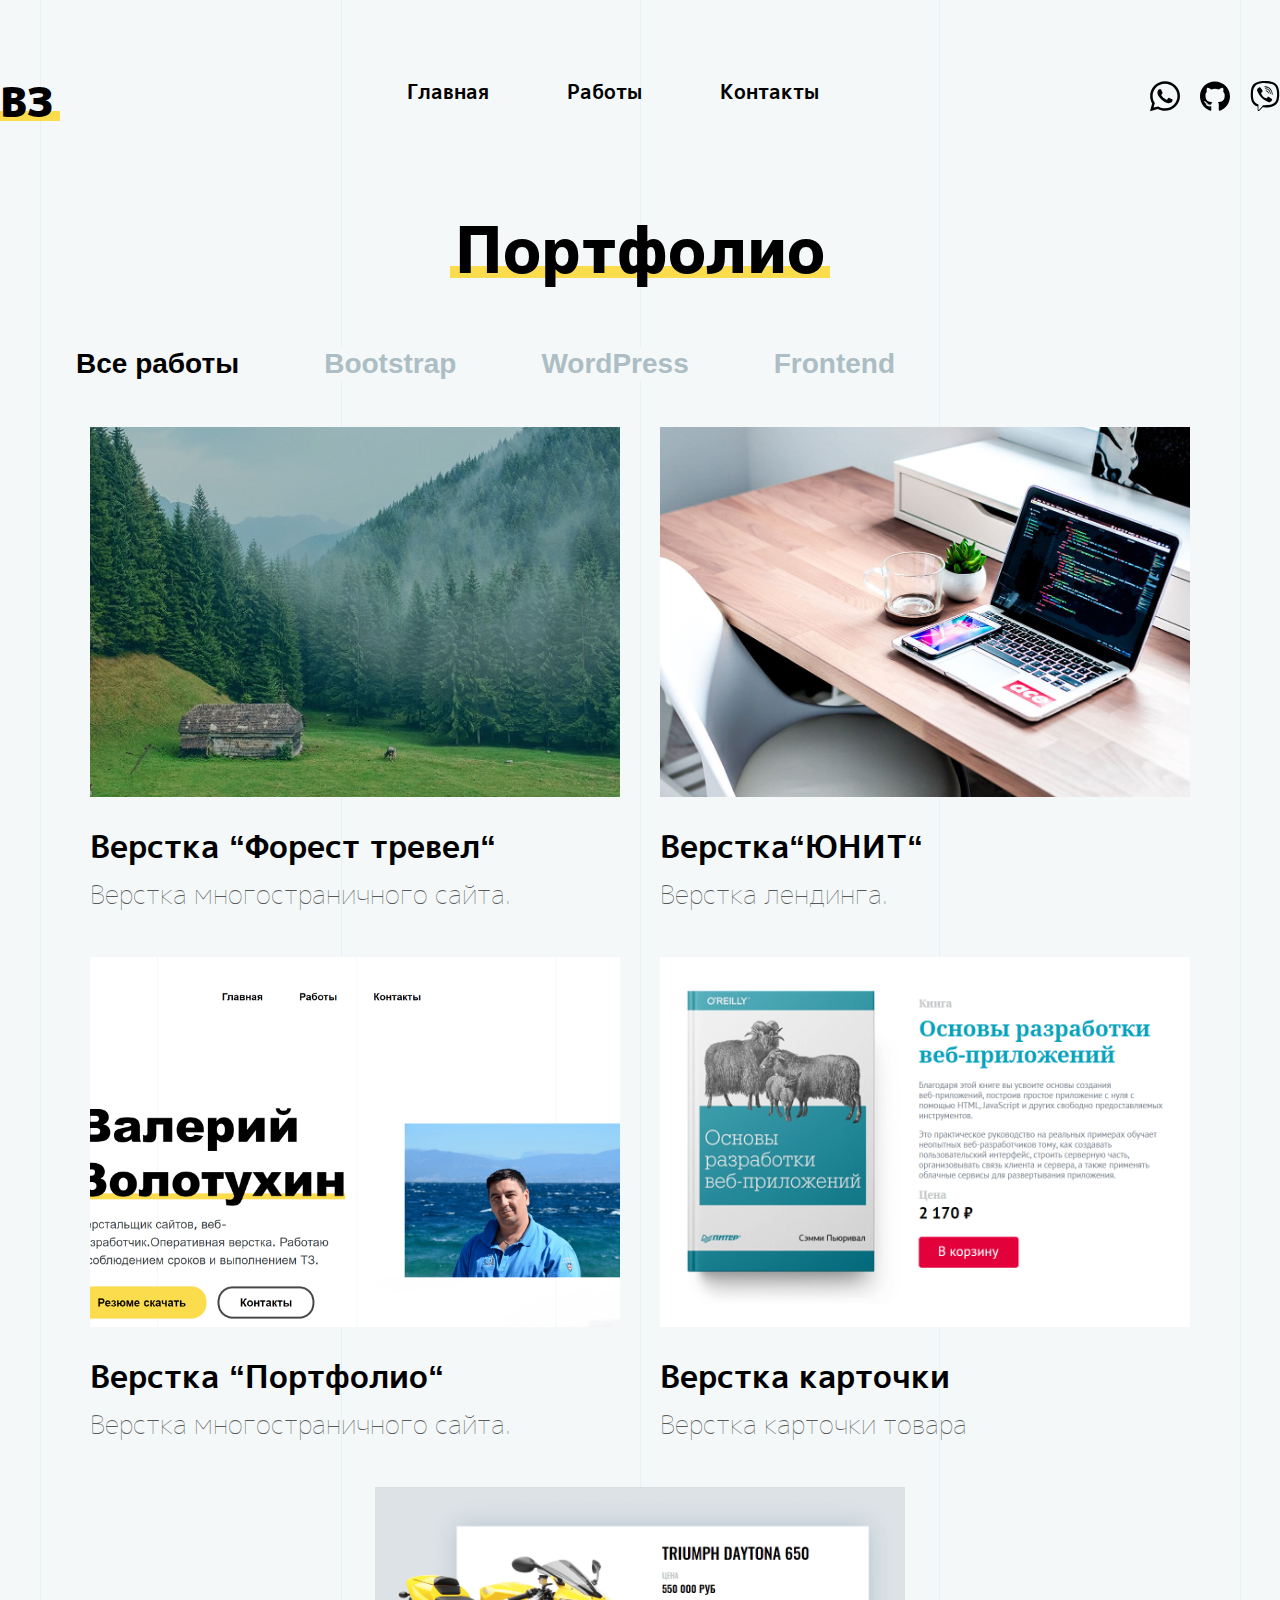
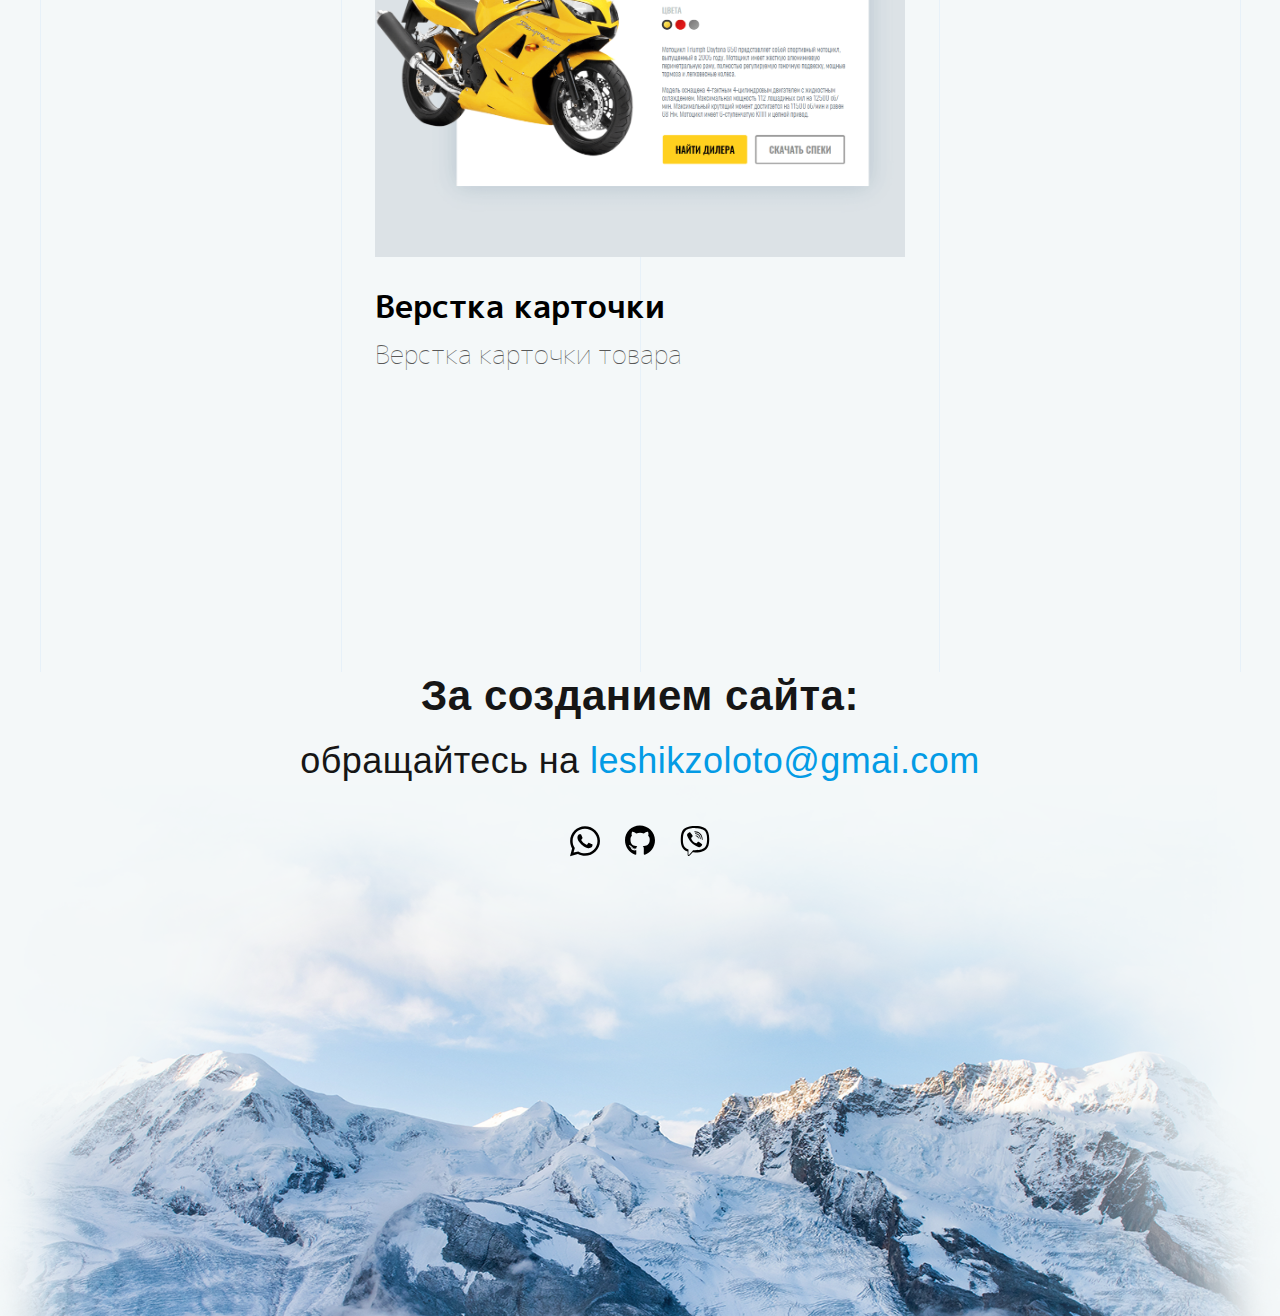
<file: docs/Portfolio.html>
<!DOCTYPE html>
<html lang="ru">

<head>
    <meta charset="UTF-8">
    <meta name="viewport" content="width=device-width, initial-scale=1.0">
    <title>Работы портфолио</title>
    <link rel="shortcut icon" href="favicon.ico" type="image/x-icon">
    <link rel="stylesheet" href="./fonts/mplus1p.css">
    <link href="https://unpkg.com/aos@2.3.1/dist/aos.css" rel="stylesheet">
    <link rel="stylesheet" href="./libs/fontawesomecss/all.min.css" />
    <link rel="stylesheet" href="./css/main.css" />
</head>

<body class="works">
    <div id="overlay"></div>

    <!-- Секция Портфолио -->
    <section class="portfolio page" id="portfolio">
        <!-- Навигация -->
        <div class="fix-menu">
            <div class="header-nav header-nav--portfolio">
                <nav class="header-logo">
                    <a href="https://valeriyzoloto.github.io/Portfolio/." class="logo">ВЗ</a>
                </nav>

                <nav class="header-menu header-menu--portfolio">
                    <a href="https://valeriyzoloto.github.io/Portfolio/." class="logo sidebar-logo">ВЗ</a>
                    <a href="index.html" class="header-link decktop">Главная</a>
                    <a href="Portfolio.html" class="header-link more-line" target="_self">Работы</a>
                    <a href="Contacts.html" class="header-link more-line" target="_self">Контакты</a>
                    <div class="sidebar">
                        <a href="viber://chat?number=%2B79213091925" class="sidebar-icons icons-vb">
                            <i class="fab fa-viber"></i>
                        </a>
                        <a href="whatsapp://chat?number=%2B7213091925" class="sidebar-icons icons-wp">
                            <i class="fab fa-whatsapp"></i>
                        </a>
                    </div>

                    <a href="mailto:leshikzoloto@gmail.com" class="sidebar-email">leshikzoloto@gmail.com</a>
                </nav>

                <nav class="header-icons">
                    <a href="whatsapp://chat?number=%2B7213091925" class="icons-item icons-item__wp-up">
                        <svg aria-hidden="true" focusable="false" data-prefix="fab" data-icon="whatsapp"
                            class="svg-inline--fa fa-whatsapp fa-w-14" role="img" xmlns="http://www.w3.org/2000/svg"
                            viewBox="0 0 448 512">
                            <path fill="currentColor"
                                d="M380.9 97.1C339 55.1 283.2 32 223.9 32c-122.4 0-222 99.6-222 222 0 39.1 10.2 77.3 29.6 111L0 480l117.7-30.9c32.4 17.7 68.9 27 106.1 27h.1c122.3 0 224.1-99.6 224.1-222 0-59.3-25.2-115-67.1-157zm-157 341.6c-33.2 0-65.7-8.9-94-25.7l-6.7-4-69.8 18.3L72 359.2l-4.4-7c-18.5-29.4-28.2-63.3-28.2-98.2 0-101.7 82.8-184.5 184.6-184.5 49.3 0 95.6 19.2 130.4 54.1 34.8 34.9 56.2 81.2 56.1 130.5 0 101.8-84.9 184.6-186.6 184.6zm101.2-138.2c-5.5-2.8-32.8-16.2-37.9-18-5.1-1.9-8.8-2.8-12.5 2.8-3.7 5.6-14.3 18-17.6 21.8-3.2 3.7-6.5 4.2-12 1.4-32.6-16.3-54-29.1-75.5-66-5.7-9.8 5.7-9.1 16.3-30.3 1.8-3.7.9-6.9-.5-9.7-1.4-2.8-12.5-30.1-17.1-41.2-4.5-10.8-9.1-9.3-12.5-9.5-3.2-.2-6.9-.2-10.6-.2-3.7 0-9.7 1.4-14.8 6.9-5.1 5.6-19.4 19-19.4 46.3 0 27.3 19.9 53.7 22.6 57.4 2.8 3.7 39.1 59.7 94.8 83.8 35.2 15.2 49 16.5 66.6 13.9 10.7-1.6 32.8-13.4 37.4-26.4 4.6-13 4.6-24.1 3.2-26.4-1.3-2.5-5-3.9-10.5-6.6z">
                            </path>
                        </svg>
                    </a>
                    <a href="https://github.com/ValeriyZoloto" class="icons-item icons-item__gh" target="_blank">
                        <svg aria-hidden="true" focusable="false" data-prefix="fab" data-icon="github"
                            class="svg-inline--fa fa-github fa-w-16" role="img" xmlns="http://www.w3.org/2000/svg"
                            viewBox="0 0 496 512">
                            <path fill="currentColor"
                                d="M165.9 397.4c0 2-2.3 3.6-5.2 3.6-3.3.3-5.6-1.3-5.6-3.6 0-2 2.3-3.6 5.2-3.6 3-.3 5.6 1.3 5.6 3.6zm-31.1-4.5c-.7 2 1.3 4.3 4.3 4.9 2.6 1 5.6 0 6.2-2s-1.3-4.3-4.3-5.2c-2.6-.7-5.5.3-6.2 2.3zm44.2-1.7c-2.9.7-4.9 2.6-4.6 4.9.3 2 2.9 3.3 5.9 2.6 2.9-.7 4.9-2.6 4.6-4.6-.3-1.9-3-3.2-5.9-2.9zM244.8 8C106.1 8 0 113.3 0 252c0 110.9 69.8 205.8 169.5 239.2 12.8 2.3 17.3-5.6 17.3-12.1 0-6.2-.3-40.4-.3-61.4 0 0-70 15-84.7-29.8 0 0-11.4-29.1-27.8-36.6 0 0-22.9-15.7 1.6-15.4 0 0 24.9 2 38.6 25.8 21.9 38.6 58.6 27.5 72.9 20.9 2.3-16 8.8-27.1 16-33.7-55.9-6.2-112.3-14.3-112.3-110.5 0-27.5 7.6-41.3 23.6-58.9-2.6-6.5-11.1-33.3 2.6-67.9 20.9-6.5 69 27 69 27 20-5.6 41.5-8.5 62.8-8.5s42.8 2.9 62.8 8.5c0 0 48.1-33.6 69-27 13.7 34.7 5.2 61.4 2.6 67.9 16 17.7 25.8 31.5 25.8 58.9 0 96.5-58.9 104.2-114.8 110.5 9.2 7.9 17 22.9 17 46.4 0 33.7-.3 75.4-.3 83.6 0 6.5 4.6 14.4 17.3 12.1C428.2 457.8 496 362.9 496 252 496 113.3 383.5 8 244.8 8zM97.2 352.9c-1.3 1-1 3.3.7 5.2 1.6 1.6 3.9 2.3 5.2 1 1.3-1 1-3.3-.7-5.2-1.6-1.6-3.9-2.3-5.2-1zm-10.8-8.1c-.7 1.3.3 2.9 2.3 3.9 1.6 1 3.6.7 4.3-.7.7-1.3-.3-2.9-2.3-3.9-2-.6-3.6-.3-4.3.7zm32.4 35.6c-1.6 1.3-1 4.3 1.3 6.2 2.3 2.3 5.2 2.6 6.5 1 1.3-1.3.7-4.3-1.3-6.2-2.2-2.3-5.2-2.6-6.5-1zm-11.4-14.7c-1.6 1-1.6 3.6 0 5.9 1.6 2.3 4.3 3.3 5.6 2.3 1.6-1.3 1.6-3.9 0-6.2-1.4-2.3-4-3.3-5.6-2z">
                            </path>
                        </svg>
                    </a>
                    <a href="viber://chat?number=%2B79213091925" class="icons-item icons-item__vb">
                        <svg aria-hidden="true" focusable="false" data-prefix="fab" data-icon="viber"
                            class="svg-inline--fa fa-viber fa-w-16" role="img" xmlns="http://www.w3.org/2000/svg"
                            viewBox="0 0 512 512">
                            <path fill="currentColor"
                                d="M444 49.9C431.3 38.2 379.9.9 265.3.4c0 0-135.1-8.1-200.9 52.3C27.8 89.3 14.9 143 13.5 209.5c-1.4 66.5-3.1 191.1 117 224.9h.1l-.1 51.6s-.8 20.9 13 25.1c16.6 5.2 26.4-10.7 42.3-27.8 8.7-9.4 20.7-23.2 29.8-33.7 82.2 6.9 145.3-8.9 152.5-11.2 16.6-5.4 110.5-17.4 125.7-142 15.8-128.6-7.6-209.8-49.8-246.5zM457.9 287c-12.9 104-89 110.6-103 115.1-6 1.9-61.5 15.7-131.2 11.2 0 0-52 62.7-68.2 79-5.3 5.3-11.1 4.8-11-5.7 0-6.9.4-85.7.4-85.7-.1 0-.1 0 0 0-101.8-28.2-95.8-134.3-94.7-189.8 1.1-55.5 11.6-101 42.6-131.6 55.7-50.5 170.4-43 170.4-43 96.9.4 143.3 29.6 154.1 39.4 35.7 30.6 53.9 103.8 40.6 211.1zm-139-80.8c.4 8.6-12.5 9.2-12.9.6-1.1-22-11.4-32.7-32.6-33.9-8.6-.5-7.8-13.4.7-12.9 27.9 1.5 43.4 17.5 44.8 46.2zm20.3 11.3c1-42.4-25.5-75.6-75.8-79.3-8.5-.6-7.6-13.5.9-12.9 58 4.2 88.9 44.1 87.8 92.5-.1 8.6-13.1 8.2-12.9-.3zm47 13.4c.1 8.6-12.9 8.7-12.9.1-.6-81.5-54.9-125.9-120.8-126.4-8.5-.1-8.5-12.9 0-12.9 73.7.5 133 51.4 133.7 139.2zM374.9 329v.2c-10.8 19-31 40-51.8 33.3l-.2-.3c-21.1-5.9-70.8-31.5-102.2-56.5-16.2-12.8-31-27.9-42.4-42.4-10.3-12.9-20.7-28.2-30.8-46.6-21.3-38.5-26-55.7-26-55.7-6.7-20.8 14.2-41 33.3-51.8h.2c9.2-4.8 18-3.2 23.9 3.9 0 0 12.4 14.8 17.7 22.1 5 6.8 11.7 17.7 15.2 23.8 6.1 10.9 2.3 22-3.7 26.6l-12 9.6c-6.1 4.9-5.3 14-5.3 14s17.8 67.3 84.3 84.3c0 0 9.1.8 14-5.3l9.6-12c4.6-6 15.7-9.8 26.6-3.7 14.7 8.3 33.4 21.2 45.8 32.9 7 5.7 8.6 14.4 3.8 23.6z">
                            </path>
                        </svg>
                    </a>
                </nav>

                <!--  Переключатель Toogle-menu -->
                <div class="toggle-menu active">
                    <span></span>
                </div>
            </div>
        </div>
        <!--    // Навигация -->
        <div class="container">
            <!-- Заголовок и переключатели -->
            <div class="title2 title-portf1">
                <h1> <span class="bottom-line">Портфолио</span></h1>
            </div>
            <div class="portfolio-works">
                <div class="portfolio-works-toggle">
                    <button id="works" class="portfolio-block-toggle_item control-active" data-filter="all">
                        Все работы
                    </button>
                    <button class="portfolio-block-toggle_item" data-filter=".boots">
                        Bootstrap
                    </button>
                    <button class="portfolio-block-toggle_item" data-filter=".wp">
                        WordPress
                    </button>
                    <button class="portfolio-block-toggle_item" data-filter=".frontend">
                        Frontend
                    </button>
                </div>
            </div>
            <!-- Контент -карточки -->
            <div class="portfolio-cards_content">
                <div id="portfolio-projects">
                    <div class="portfolio-card portfolio-card--big mix frontend">
                        <a class="portfolio-card_poster"
                            href="http://valsa88.zzz.com.ua/Forest%20Travel%20main/index.html" target="_blank">
                            <img src="./img/portfolio/forest.jpg" alt="Форест тревел" />
                            <div class="more-btn">Смотреть проект</div>
                        </a>
                        <a href="http://valsa88.zzz.com.ua/Forest%20Travel%20main/index.html" target="_blank">
                            <div class="portfolio-card_descrip ">
                                <h3> Верстка &ldquo;Форест тревел&ldquo;</h3>
                                <p>Верстка многостраничного сайта.</p>
                            </div>
                        </a>
                    </div>

                    <div class="portfolio-card portfolio-card--big mix frontend boots">
                        <a class="portfolio-card_poster" href="http://valsa88.zzz.com.ua/Unit%20html/index.html"
                            target="_blank">
                            <img src="./img/portfolio/unit.jpg" alt="Юнит" />
                            <div class="more-btn">Смотреть проект</div>
                        </a>
                        <a href="http://valsa88.zzz.com.ua/Unit%20html/index.html" target="_blank">
                            <div class="portfolio-card_descrip">
                                <h3> Верстка&ldquo;ЮНИТ&ldquo;</h3>
                                <p>Верстка лендинга.</p>
                            </div>
                        </a>
                    </div>

                    <div class="portfolio-card portfolio-card--big mix frontend">
                        <a class="portfolio-card_poster" href="https://valeriyzoloto.github.io/Portfolio/"
                            target="_blank">
                            <img src="./img/portfolio/Portfolio.png" alt="Портфолио" />
                            <div class="more-btn">Смотреть проект</div>
                        </a>
                        <a href="#" target="_blank">
                            <div class="portfolio-card_descrip">
                                <h3>Верстка &ldquo;Портфолио&ldquo;</h3>
                                <p>Верстка многостраничного сайта.</p>
                            </div>
                        </a>
                    </div>

                    <div class="portfolio-card portfolio-card--big mix frontend boots">
                        <a class="portfolio-card_poster" href="http://valsa88.zzz.com.ua/Book%20card/incex.html"
                            target="_blank">
                            <img src="./img/portfolio/book.png" alt="Книга О`Рейли" />
                            <div class="more-btn">Смотреть проект</div>
                        </a>
                        <a href="http://valsa88.zzz.com.ua/Book%20card/incex.html" target="_blank">
                            <div class="portfolio-card_descrip">
                                <h3>Верстка карточки</h3>
                                <p>Верстка карточки товара</p>
                            </div>
                        </a>
                    </div>

                    <div class="portfolio-card portfolio-card--big mix boots">
                        <a class="portfolio-card_poster" href="http://valsa88.zzz.com.ua/PixelPerfect/index.html"
                            target="_blank">
                            <img src="./img/portfolio/motobike.png" alt="Карточка товара" />
                            <div class="more-btn">Смотреть проект</div>
                        </a>
                        <a href="http://valsa88.zzz.com.ua/PixelPerfect/index.html" target="_blank">
                            <div class="portfolio-card_descrip">
                                <h3> Верстка карточки</h3>
                                <p>Верстка карточки товара</p>
                            </div>
                        </a>
                    </div>
                </div>
            </div>
            <!--  // Контент карточки -->
            <div>
                <a href="#works" class="watch-works">Смотреть работы</a>
            </div>
        </div>
    </section>
    <!-- //Секция Портфолио -->
    <!-- Футер Портфолио -->
    <footer class="footer-portfolio">

        <div class="container">
            <div class="wrapper-footer-portfolio">
                <div class="footer-portfolio-content">
                    <h4 class="footer-portfolio-content">За созданием сайта:</h4>
                    <div class="footer-portfolio-content_desc">
                        <p>обращайтесь на <a href="mailto:leshikzoloto@gmail.com">leshikzoloto@gmai.com</a></p>
                    </div>
                </div>
                <div class="skills-icon-links">
                    <a href="whatsapp://chat?number=%2B7213091925" class="icons-item icons-item__wp">
                        <svg aria-hidden="true" focusable="false" data-prefix="fab" data-icon="whatsapp"
                            class="svg-inline--fa fa-whatsapp fa-w-14" role="img" xmlns="http://www.w3.org/2000/svg"
                            viewBox="0 0 448 512">
                            <path fill="currentColor"
                                d="M380.9 97.1C339 55.1 283.2 32 223.9 32c-122.4 0-222 99.6-222 222 0 39.1 10.2 77.3 29.6 111L0 480l117.7-30.9c32.4 17.7 68.9 27 106.1 27h.1c122.3 0 224.1-99.6 224.1-222 0-59.3-25.2-115-67.1-157zm-157 341.6c-33.2 0-65.7-8.9-94-25.7l-6.7-4-69.8 18.3L72 359.2l-4.4-7c-18.5-29.4-28.2-63.3-28.2-98.2 0-101.7 82.8-184.5 184.6-184.5 49.3 0 95.6 19.2 130.4 54.1 34.8 34.9 56.2 81.2 56.1 130.5 0 101.8-84.9 184.6-186.6 184.6zm101.2-138.2c-5.5-2.8-32.8-16.2-37.9-18-5.1-1.9-8.8-2.8-12.5 2.8-3.7 5.6-14.3 18-17.6 21.8-3.2 3.7-6.5 4.2-12 1.4-32.6-16.3-54-29.1-75.5-66-5.7-9.8 5.7-9.1 16.3-30.3 1.8-3.7.9-6.9-.5-9.7-1.4-2.8-12.5-30.1-17.1-41.2-4.5-10.8-9.1-9.3-12.5-9.5-3.2-.2-6.9-.2-10.6-.2-3.7 0-9.7 1.4-14.8 6.9-5.1 5.6-19.4 19-19.4 46.3 0 27.3 19.9 53.7 22.6 57.4 2.8 3.7 39.1 59.7 94.8 83.8 35.2 15.2 49 16.5 66.6 13.9 10.7-1.6 32.8-13.4 37.4-26.4 4.6-13 4.6-24.1 3.2-26.4-1.3-2.5-5-3.9-10.5-6.6z">
                            </path>
                        </svg>
                    </a>
                    <a href="https://github.com/ValeriyZoloto" class="icons-item icons-item__gh" target="_blank">
                        <svg aria-hidden="true" focusable="false" data-prefix="fab" data-icon="github"
                            class="svg-inline--fa fa-github fa-w-16" role="img" xmlns="http://www.w3.org/2000/svg"
                            viewBox="0 0 496 512">
                            <path fill="currentColor"
                                d="M165.9 397.4c0 2-2.3 3.6-5.2 3.6-3.3.3-5.6-1.3-5.6-3.6 0-2 2.3-3.6 5.2-3.6 3-.3 5.6 1.3 5.6 3.6zm-31.1-4.5c-.7 2 1.3 4.3 4.3 4.9 2.6 1 5.6 0 6.2-2s-1.3-4.3-4.3-5.2c-2.6-.7-5.5.3-6.2 2.3zm44.2-1.7c-2.9.7-4.9 2.6-4.6 4.9.3 2 2.9 3.3 5.9 2.6 2.9-.7 4.9-2.6 4.6-4.6-.3-1.9-3-3.2-5.9-2.9zM244.8 8C106.1 8 0 113.3 0 252c0 110.9 69.8 205.8 169.5 239.2 12.8 2.3 17.3-5.6 17.3-12.1 0-6.2-.3-40.4-.3-61.4 0 0-70 15-84.7-29.8 0 0-11.4-29.1-27.8-36.6 0 0-22.9-15.7 1.6-15.4 0 0 24.9 2 38.6 25.8 21.9 38.6 58.6 27.5 72.9 20.9 2.3-16 8.8-27.1 16-33.7-55.9-6.2-112.3-14.3-112.3-110.5 0-27.5 7.6-41.3 23.6-58.9-2.6-6.5-11.1-33.3 2.6-67.9 20.9-6.5 69 27 69 27 20-5.6 41.5-8.5 62.8-8.5s42.8 2.9 62.8 8.5c0 0 48.1-33.6 69-27 13.7 34.7 5.2 61.4 2.6 67.9 16 17.7 25.8 31.5 25.8 58.9 0 96.5-58.9 104.2-114.8 110.5 9.2 7.9 17 22.9 17 46.4 0 33.7-.3 75.4-.3 83.6 0 6.5 4.6 14.4 17.3 12.1C428.2 457.8 496 362.9 496 252 496 113.3 383.5 8 244.8 8zM97.2 352.9c-1.3 1-1 3.3.7 5.2 1.6 1.6 3.9 2.3 5.2 1 1.3-1 1-3.3-.7-5.2-1.6-1.6-3.9-2.3-5.2-1zm-10.8-8.1c-.7 1.3.3 2.9 2.3 3.9 1.6 1 3.6.7 4.3-.7.7-1.3-.3-2.9-2.3-3.9-2-.6-3.6-.3-4.3.7zm32.4 35.6c-1.6 1.3-1 4.3 1.3 6.2 2.3 2.3 5.2 2.6 6.5 1 1.3-1.3.7-4.3-1.3-6.2-2.2-2.3-5.2-2.6-6.5-1zm-11.4-14.7c-1.6 1-1.6 3.6 0 5.9 1.6 2.3 4.3 3.3 5.6 2.3 1.6-1.3 1.6-3.9 0-6.2-1.4-2.3-4-3.3-5.6-2z">
                            </path>
                        </svg>
                    </a>
                    <a href="viber://chat?number=%2B79213091925" class="icons-item icons-item__vb">
                        <svg aria-hidden="true" focusable="false" data-prefix="fab" data-icon="viber"
                            class="svg-inline--fa fa-viber fa-w-16" role="img" xmlns="http://www.w3.org/2000/svg"
                            viewBox="0 0 512 512">
                            <path fill="currentColor"
                                d="M444 49.9C431.3 38.2 379.9.9 265.3.4c0 0-135.1-8.1-200.9 52.3C27.8 89.3 14.9 143 13.5 209.5c-1.4 66.5-3.1 191.1 117 224.9h.1l-.1 51.6s-.8 20.9 13 25.1c16.6 5.2 26.4-10.7 42.3-27.8 8.7-9.4 20.7-23.2 29.8-33.7 82.2 6.9 145.3-8.9 152.5-11.2 16.6-5.4 110.5-17.4 125.7-142 15.8-128.6-7.6-209.8-49.8-246.5zM457.9 287c-12.9 104-89 110.6-103 115.1-6 1.9-61.5 15.7-131.2 11.2 0 0-52 62.7-68.2 79-5.3 5.3-11.1 4.8-11-5.7 0-6.9.4-85.7.4-85.7-.1 0-.1 0 0 0-101.8-28.2-95.8-134.3-94.7-189.8 1.1-55.5 11.6-101 42.6-131.6 55.7-50.5 170.4-43 170.4-43 96.9.4 143.3 29.6 154.1 39.4 35.7 30.6 53.9 103.8 40.6 211.1zm-139-80.8c.4 8.6-12.5 9.2-12.9.6-1.1-22-11.4-32.7-32.6-33.9-8.6-.5-7.8-13.4.7-12.9 27.9 1.5 43.4 17.5 44.8 46.2zm20.3 11.3c1-42.4-25.5-75.6-75.8-79.3-8.5-.6-7.6-13.5.9-12.9 58 4.2 88.9 44.1 87.8 92.5-.1 8.6-13.1 8.2-12.9-.3zm47 13.4c.1 8.6-12.9 8.7-12.9.1-.6-81.5-54.9-125.9-120.8-126.4-8.5-.1-8.5-12.9 0-12.9 73.7.5 133 51.4 133.7 139.2zM374.9 329v.2c-10.8 19-31 40-51.8 33.3l-.2-.3c-21.1-5.9-70.8-31.5-102.2-56.5-16.2-12.8-31-27.9-42.4-42.4-10.3-12.9-20.7-28.2-30.8-46.6-21.3-38.5-26-55.7-26-55.7-6.7-20.8 14.2-41 33.3-51.8h.2c9.2-4.8 18-3.2 23.9 3.9 0 0 12.4 14.8 17.7 22.1 5 6.8 11.7 17.7 15.2 23.8 6.1 10.9 2.3 22-3.7 26.6l-12 9.6c-6.1 4.9-5.3 14-5.3 14s17.8 67.3 84.3 84.3c0 0 9.1.8 14-5.3l9.6-12c4.6-6 15.7-9.8 26.6-3.7 14.7 8.3 33.4 21.2 45.8 32.9 7 5.7 8.6 14.4 3.8 23.6z">
                            </path>
                        </svg>
                    </a>



                </div>
            </div>
        </div>
        <div class="footer-main-img">
            <img src="./img/bg/footer.png" alt="mountings">
        </div>

    </footer>
    <!-- //Футер Портфолио -->


    <script src="./libs/jquery/jquery-3.0.0.min.js"></script>
    <script src="./libs/jquery.validate/jquery.validate/jquery.validate.js"></script>
    <script src="./libs/SmoothScroll.js"></script>
    <script src="https://unpkg.com/aos@2.3.1/dist/aos.js"></script>
    <script>
        AOS.init();
    </script>
    <script src="./libs/mixitup3/mixitup.min.js"></script>
    <script src="./libs/nav.js/nav.js"></script>
    <script src="./js/main.js"></script>
</body>

</html>
</file>
<file: docs/fonts/mplus1p.css>
@font-face {
    font-family: 'M PLUS 1p';
    src: local('Mplus 1p Light'), local('Mplus1p-Light'), url('Mplus1plight.woff2') format('woff2'), url('Mplus1plight.woff') format('woff'), url('Mplus1plight.ttf') format('truetype');
    font-weight: 300;
    font-style: normal;
}
@font-face {
    font-family: 'M PLUS 1p';
    src: local('Mplus 1p'), local('Mplus1p-Regular'), url('Mplus1p.woff2') format('woff2'), url('Mplus1p.woff') format('woff'), url('Mplus1p.ttf') format('truetype');
    font-weight: 400;
    font-style: normal;
}
@font-face {
    font-family: 'M PLUS 1p';
    src: local('Mplus 1p Thin'), local('Mplus1p-Thin'), url('Mplus1pthin.woff2') format('woff2'), url('Mplus1pthin.woff') format('woff'), url('Mplus1pthin.ttf') format('truetype');
    font-weight: 100;
    font-style: normal;
}
@font-face {
    font-family: 'M PLUS 1p';
    src: local('Mplus 1p ExtraBold'), local('Mplus1p-ExtraBold'), url('Mplus1pextrabold.woff2') format('woff2'), url('Mplus1pextrabold.woff') format('woff'), url('Mplus1pextrabold.ttf') format('truetype');
    font-weight: 800;
    font-style: normal;
}
@font-face {
    font-family: 'M PLUS 1p';
    src: local('Mplus 1p Black'), local('Mplus1p-Black'), url('Mplus1pblack.woff2') format('woff2'), url('Mplus1pblack.woff') format('woff'), url('Mplus1pblack.ttf') format('truetype');
    font-weight: 900;
    font-style: normal;
}
@font-face {
    font-family: 'M PLUS 1p';
    src: local('Mplus 1p Medium'), local('Mplus1p-Medium'), url('Mplus1pmedium.woff2') format('woff2'), url('Mplus1pmedium.woff') format('woff'), url('Mplus1pmedium.ttf') format('truetype');
    font-weight: 500;
    font-style: normal;
}
@font-face {
    font-family: 'M PLUS 1p';
    src: local('Mplus 1p Bold'), local('Mplus1p-Bold'), url('Mplus1pbold.woff2') format('woff2'), url('Mplus1pbold.woff') format('woff'), url('Mplus1pbold.ttf') format('truetype');
    font-weight: 700;
    font-style: normal;
}
</file>
<file: docs/css/main.css>
* {
  -webkit-box-sizing: border-box;
          box-sizing: border-box;
}
*::-moz-selection {
  background-color: var(--select);
}
*::selection {
  background-color: var(--select);
}
html {
  scroll-behavior: smooth;
}
body {
  margin: 0;
  padding: 0;
  width: 100%;
  height: 100%;
  color: #000;
  font-family: "M PLUS 1p", sans-serif;
  font-size: 16px;
  position: relative;
}
.fix-menu.active {
  position: fixed;
  height: 90px;
  padding-top: 20px;
  left: 0;
  top: 0;
  right: 0;
  z-index: 100;
  background-color: rgba(244, 248, 249, 0.75);
  -webkit-backdrop-filter: blur(7px);
          backdrop-filter: blur(7px);
  -webkit-box-shadow: 0 10px 35px rgba(0, 0, 0, 0.45);
          box-shadow: 0 10px 35px rgba(0, 0, 0, 0.45);
}
#page-nav {
  display: none;
}
@media (min-width: 1200px) {
  #page-nav {
    display: block;
    position: fixed;
    z-index: 100;
    right: 64px;
    top: 39%;
  }
}
#page-nav li {
  width: 14px;
  height: 14px;
  background-color: #ea736d;
  border-radius: 50%;
  margin-bottom: 25px;
  -webkit-transition: 0.5s;
  transition: 0.5s;
}
#page-nav li a {
  display: block;
  height: 100%;
}
#page-nav li.active {
  background-color: #89b4cb;
  -webkit-box-shadow: 0px 0px 15px 0px rgba(11, 95, 139, 0.712);
          box-shadow: 0px 0px 15px 0px rgba(11, 95, 139, 0.712);
}
#backTop a {
  color: #ea736d;
  position: fixed;
  bottom: 40px;
  right: 40px;
  font-size: 40px;
  -webkit-transition: 0.5s;
  transition: 0.5s;
}
#backTop a:hover {
  color: var(--mailhov);
}
:root {
  --text: #393f47;
  --textcurs: #fbdc4d;
  --dotts: #ea736d;
  --brdnav: #fbdc4d;
  --iconin: #0077b5;
  --icongh: #6cc644;
  --iconvk: #6782a3;
  --btnbg: #fbdc4d;
  --btnhov: #ffd200;
  --btnactv: #e1bc10;
  --btncont: #464646;
  --btnconthov: #797979;
  --btncontactv: #181818;
  --mailhov: #039be5;
  --mailactv: #ea655f;
  --bgportf: #f4f8f9;
  --togglhov: #ed574f;
  --toggl: #adbdc4;
  --bgcard: #fdd446;
  --cardhov: #f0d961;
  --cardbtnhov: #ea736d;
  --cardbtnactv: #d4423b;
  --email: #039be5;
  --select: #fbdc4d;
  --hover: #ea736d;
}
#overlay {
  position: fixed;
  top: 0;
  bottom: 0;
  right: 0;
  left: 0;
  background-color: rgba(0, 0, 0, 0.5);
  z-index: 5;
  display: none;
}
#overlay.active {
  display: block;
  -webkit-backdrop-filter: blur(3px);
          backdrop-filter: blur(3px);
}
a,
a:hover {
  text-decoration: none;
}
ul {
  margin: 0;
  padding: 0;
  list-style-type: none;
}
h1,
h2,
h3,
h4,
p {
  padding: 0;
  margin: 0;
}
img {
  max-width: 100%;
  display: block;
  height: auto;
}
button,
input {
  outline: none;
}
button {
  outline: none;
  cursor: pointer;
}
textarea {
  resize: none;
  display: block;
}
.container {
  max-width: 1140px;
  margin-left: auto;
  margin-right: auto;
  padding: 0 15px;
}
@media (min-width: 576px) {
  .container {
    max-width: 540px;
    padding-left: 0;
    padding-right: 0;
  }
}
@media (min-width: 768px) {
  .container {
    max-width: 720px;
  }
}
@media (min-width: 992px) {
  .container {
    max-width: 960px;
  }
}
@media (min-width: 1200px) {
  .container {
    max-width: 1140px;
    position: relative;
    z-index: 2;
  }
}
.button_main button {
  font-size: 22px;
  font-family: "M PLUS 1p", sans-serif;
  color: #000000;
  font-weight: 700;
  line-height: 1.2;
  cursor: pointer;
}
.none {
  display: none;
}
.title2 {
  font-size: 42px;
  font-weight: 800;
}
@media (min-width: 768px) {
  .title2 {
    font-size: 52px;
  }
}
@media (min-width: 1200px) {
  .title2 {
    font-size: 64px;
    text-align: center;
  }
}
.title2 h1 {
  font-size: 42px;
  font-weight: 800;
}
@media (min-width: 768px) {
  .title2 h1 {
    font-size: 52px;
  }
}
@media (min-width: 1200px) {
  .title2 h1 {
    font-size: 64px;
    text-align: center;
  }
}
@media (min-width: 1200px) {
  .fa-angle-double-up::before {
    display: none;
  }
}
.header {
  max-width: 1600px;
  padding-top: 30px;
  padding-bottom: 74px;
  margin: auto;
  background-image: url(../img/fon/line.png);
  background-size: auto;
  background-position: center;
  background-repeat: repeat;
  background-size: contain;
  overflow: hidden;
}
@media (min-width: 768px) {
  .header {
    padding-top: 30px;
    padding-bottom: 74px;
  }
}
@media (min-width: 1200px) {
  .header {
    padding-top: 75px;
    padding-bottom: 236px;
  }
}
.header-content {
  display: -webkit-box;
  display: -ms-flexbox;
  display: flex;
  -webkit-box-orient: vertical;
  -webkit-box-direction: normal;
      -ms-flex-direction: column;
          flex-direction: column;
  -webkit-box-pack: center;
      -ms-flex-pack: center;
          justify-content: center;
  -webkit-box-align: center;
      -ms-flex-align: center;
          align-items: center;
  margin-bottom: 36px;
}
@media (min-width: 768px) {
  .header-content {
    -webkit-box-orient: horizontal;
    -webkit-box-direction: reverse;
        -ms-flex-direction: row-reverse;
            flex-direction: row-reverse;
    -webkit-box-pack: justify;
        -ms-flex-pack: justify;
            justify-content: space-between;
    margin-bottom: -24px;
  }
}
@media (min-width: 1200px) {
  .header-content {
    margin-bottom: 0;
  }
}
@media (min-width: 1200px) {
  .header-logo {
    margin-right: 23px;
  }
}
.header-foto {
  margin-bottom: 33px;
}
@media (min-width: 768px) {
  .header-foto {
    max-width: 50%;
    margin-bottom: 0;
    padding-top: 31px;
  }
}
@media (min-width: 1200px) {
  .header-foto {
    position: relative;
    z-index: 2;
    padding-bottom: 50px;
  }
  .header-foto:before {
    content: "";
    background-image: -ms-linear-gradient(90deg, #f4f8f9 0%, rgba(244, 248, 249, 0) 100%);
    opacity: 0.5;
    position: absolute;
    top: 30%;
    left: 20%;
    width: 100%;
    height: 100%;
    z-index: -1;
  }
}
.my-foto {
  max-width: 290px;
  height: 290px;
  -webkit-transform: scale(1);
          transform: scale(1);
}
@media (min-width: 768px) {
  .my-foto {
    margin-right: 40px;
    height: 289px;
    -webkit-clip-path: polygon(0% 15%, 15% 15%, 15% 0%, 85% 0%, 85% 15%, 100% 15%, 100% 85%, 85% 85%, 85% 100%, 15% 100%, 15% 85%, 0% 85%);
            clip-path: polygon(0% 15%, 15% 15%, 15% 0%, 85% 0%, 85% 15%, 100% 15%, 100% 85%, 85% 85%, 85% 100%, 15% 100%, 15% 85%, 0% 85%);
  }
}
@media (min-width: 1200px) {
  .my-foto {
    -webkit-transform: scale(1);
            transform: scale(1);
    max-width: 460px;
    height: 410px;
    margin-right: 0;
    -webkit-clip-path: polygon(100% 0%, 75% 50%, 100% 100%, 25% 100%, 0% 50%, 25% 0%);
            clip-path: polygon(100% 0%, 75% 50%, 100% 100%, 25% 100%, 0% 50%, 25% 0%);
  }
}
.header-desk {
  padding-top: 20px;
}
@media (min-width: 768px) {
  .header-desk {
    max-width: 50%;
    padding-top: 22px;
  }
}
@media (min-width: 1200px) {
  .header-desk {
    padding-bottom: 65px;
  }
}
.header-name {
  margin-bottom: 25px;
  font-size: 42px;
  font-weight: 900;
  line-height: 1.2;
}
@media (min-width: 768px) {
  .header-name {
    margin-bottom: 20px;
    font-size: 52px;
  }
}
@media (min-width: 1200px) {
  .header-name {
    margin-bottom: 17px;
    font-size: 90px;
    line-height: 1.2;
  }
}
.my-name {
  position: relative;
  z-index: 2;
  -webkit-transition: 0.5s;
  transition: 0.5s;
}
.my-name:after {
  content: "";
  position: absolute;
  width: auto;
  bottom: 9px;
  left: -5px;
  right: -5px;
  height: 12px;
  background-color: #fbdc4d;
  z-index: -1;
  -webkit-transition: 0.5s;
  transition: 0.5s;
}
.my-name:hover:after {
  background-color: var(--hover);
}
@media (min-width: 462px) {
  .my-name {
    position: relative;
    z-index: 2;
    -webkit-transition: 0.5s;
    transition: 0.5s;
  }
  .my-name:after {
    content: "";
    position: absolute;
    width: auto;
    bottom: 9px;
    left: -5px;
    right: -5px;
    height: 12px;
    background-color: #fbdc4d;
    z-index: -1;
    -webkit-transition: 0.5s;
    transition: 0.5s;
  }
  .my-name:hover:after {
    background-color: var(--hover);
  }
}
@media (min-width: 768px) {
  .my-name:after {
    content: "";
    position: absolute;
    width: auto;
    bottom: 11px;
    left: -5px;
    right: -5px;
    height: 12px;
    background-color: #fbdc4d;
    z-index: -1;
  }
}
@media (min-width: 1200px) {
  .my-name:after {
    content: "";
    position: absolute;
    width: auto;
    bottom: 22px;
    left: -5px;
    right: -5px;
    height: 12px;
    background-color: #fbdc4d;
    z-index: -1;
    -webkit-transition: 0.5s;
    transition: 0.5s;
  }
}
@media (min-width: 600px) {
  .header-text {
    max-width: 290px;
    margin: auto;
  }
}
@media (min-width: 768px) {
  .header-text {
    max-width: 328px;
    margin-bottom: 35px;
  }
}
@media (min-width: 992px) {
  .header-text {
    margin-left: 0;
  }
}
@media (min-width: 1200px) {
  .header-text {
    max-width: 488px;
    margin-bottom: 35px;
    margin-left: 0;
  }
}
.header-text p {
  font-size: 18px;
  font-weight: 500;
  line-height: 1.6;
  text-shadow: 0px 3px 42.32px rgba(255, 255, 255, 0.004);
  color: var(--text);
  width: 283px;
}
@media (min-width: 576px) {
  .header-text p {
    width: 260px;
  }
}
@media (min-width: 768px) {
  .header-text p {
    width: 340px;
    line-height: 1.667;
  }
}
@media (min-width: 992px) {
  .header-text p {
    width: 430px;
  }
}
@media (min-width: 1200px) {
  .header-text p {
    width: 500px;
    font-size: 24px;
    line-height: 1.5;
  }
}
.header-button {
  display: none;
}
@media (min-width: 1200px) {
  .header-button {
    display: -webkit-box;
    display: -ms-flexbox;
    display: flex;
    -webkit-box-orient: horizontal;
    -webkit-box-direction: normal;
        -ms-flex-direction: row;
            flex-direction: row;
    -webkit-box-pack: start;
        -ms-flex-pack: start;
            justify-content: flex-start;
    -webkit-box-align: center;
        -ms-flex-align: center;
            align-items: center;
  }
}
.button-1 {
  padding: 19px 41px;
  margin-right: 20px;
  background-color: var(--btnbg);
  border-radius: 30px;
  border: none;
  -webkit-transition: 0.5s;
  transition: 0.5s;
  font-size: 22px;
  font-family: "M PLUS 1p", sans-serif;
  color: #000000;
  font-weight: 700;
  line-height: 1.2;
  cursor: pointer;
}
.button-1:hover {
  background-color: var(--btnhov);
}
.button-1:active {
  background-color: var(--btnactv);
}
.button-2 {
  padding: 15px 37px;
  background-color: #fff;
  border: solid 4px;
  border-color: var(--btncont);
  border-radius: 30px;
  -webkit-transition: 0.5s;
  transition: 0.5s;
  font-size: 22px;
  font-family: "M PLUS 1p", sans-serif;
  color: #000000;
  font-weight: 700;
  line-height: 1.2;
  cursor: pointer;
}
.button-2:hover {
  border-color: var(--btnconthov);
}
.button-2:active {
  border-color: var(--btncontactv);
}
.header-img {
  -webkit-transform: scale(1.8);
          transform: scale(1.8);
  margin-bottom: 75px;
}
@media (min-width: 425px) {
  .header-img {
    -webkit-transform: scale(1.5);
            transform: scale(1.5);
  }
}
@media (min-width: 576px) {
  .header-img {
    -webkit-transform: scale(1.2);
            transform: scale(1.2);
    margin-bottom: -39px;
  }
}
@media (min-width: 768px) {
  .header-img {
    -webkit-transform: scale(1);
            transform: scale(1);
    margin-bottom: -15px;
  }
}
@media (min-width: 1200px) {
  .header-img {
    max-width: 1600px;
    margin-top: -127px;
    margin-bottom: 129px;
  }
}
.header-skills {
  display: -webkit-box;
  display: -ms-flexbox;
  display: flex;
  -webkit-box-orient: vertical;
  -webkit-box-direction: normal;
      -ms-flex-direction: column;
          flex-direction: column;
  -webkit-box-pack: center;
      -ms-flex-pack: center;
          justify-content: center;
}
@media (min-width: 768px) {
  .header-skills {
    -webkit-box-orient: horizontal;
    -webkit-box-direction: normal;
        -ms-flex-direction: row;
            flex-direction: row;
    -webkit-box-pack: justify;
        -ms-flex-pack: justify;
            justify-content: space-between;
    -webkit-box-align: start;
        -ms-flex-align: start;
            align-items: flex-start;
  }
}
@media (min-width: 1200px) {
  .header-skills {
    margin-top: -55px;
  }
}
.skills {
  margin-bottom: 17px;
}
@media (min-width: 768px) {
  .skills {
    margin-bottom: 0;
    max-width: 50%;
  }
}
.title3 {
  font-size: 30px;
  font-weight: 800;
  color: #000;
  margin-bottom: 22px;
}
@media (min-width: 768px) {
  .title3 {
    font-size: 32px;
    margin-bottom: 21px;
  }
}
@media (min-width: 1200px) {
  .title3 {
    font-size: 40px;
    margin-bottom: 30px;
  }
}
.skills-list {
  font-size: 18px;
  font-weight: 400;
  color: var(--text);
}
@media (min-width: 768px) {
  .skills-list {
    margin-bottom: 0;
    width: 330px;
  }
}
@media (min-width: 1200px) {
  .skills-list {
    width: 600px;
    font-size: 24px;
    letter-spacing: -0.6px;
    margin-bottom: 40px;
  }
}
.skills-list_item {
  margin-bottom: 13px;
}
.skills-list_item::first-letter {
  text-transform: uppercase;
}
@media (min-width: 768px) {
  .skills-list_item {
    margin-bottom: 7px;
  }
}
@media (min-width: 1200px) {
  .skills-list_item {
    margin-bottom: 3px;
  }
  .skills-list_item:before {
    content: "__";
    position: relative;
    left: 0px;
    bottom: 10px;
  }
}
.remark {
  margin-right: 0;
}
@media (min-width: 768px) {
  .comminication {
    width: 50%;
  }
}
@media (min-width: 1200px) {
  .comminication {
    max-width: 360px;
  }
}
.more {
  margin-bottom: 32px;
}
@media (min-width: 768px) {
  .more {
    margin-bottom: 18px;
  }
}
@media (min-width: 1200px) {
  .more {
    margin-bottom: 29px;
  }
}
.icons_item {
  position: relative;
  display: inline-block;
  width: 50px;
  height: 50px;
  border-radius: 50%;
  margin-right: 30px;
  cursor: pointer;
  -webkit-transition: 0.5s;
  transition: 0.5s;
}
.icons_item:last-child {
  margin-right: 0;
}
.icons_item:hover {
  -webkit-transform: scale(1.1);
          transform: scale(1.1);
}
@media (min-width: 768px) {
  .icons_item {
    margin-right: 26px;
  }
}
@media (min-width: 1200px) {
  .icons_item {
    margin-right: 30px;
  }
}
.icons a {
  color: #fff;
  font-size: 22px;
}
.fab {
  font-size: 31px;
  position: absolute;
  top: 50%;
  left: 50%;
  -webkit-transform: translate(-50%, -50%);
          transform: translate(-50%, -50%);
}
.skills-email {
  position: relative;
  font-size: 24px;
  font-weight: 400;
  line-height: 1.2;
  color: #000;
  -webkit-transition: 0.5s;
  transition: 0.5s;
}
.skills-email:after {
  content: "";
  position: absolute;
  bottom: 1px;
  left: 0;
  right: 0;
  border-bottom: #039be5 solid 2px;
  width: 0;
  -webkit-transition: 0.5s;
  transition: 0.5s;
}
.skills-email:hover:after {
  width: 100%;
  color: var(--mailhov);
}
.skills-email:hover {
  color: var(--mailhov);
}
.skills-email:active {
  color: var(--mailactv);
}
.skills-email:active::after {
  width: 100%;
  color: var(--mailactv);
}
.header-nav {
  max-width: 1400px;
  padding: 0 17px;
  margin-left: auto;
  margin-right: auto;
  display: -webkit-box;
  display: -ms-flexbox;
  display: flex;
  -webkit-box-pack: justify;
      -ms-flex-pack: justify;
          justify-content: space-between;
  -webkit-box-align: center;
      -ms-flex-align: center;
          align-items: center;
  margin-bottom: 28px;
}
@media (min-width: 1430px) {
  .header-nav {
    padding-left: 0;
    padding-right: 0;
  }
}
@media (min-width: 768px) {
  .header-nav {
    margin-bottom: 39px;
    padding: 0 30px;
  }
}
@media (min-width: 1200px) {
  .header-nav {
    margin-bottom: 118px;
    padding: 0;
  }
}
.header-nav--portfolio {
  max-width: 1400px;
  margin-left: auto;
  margin-right: auto;
  display: -webkit-box;
  display: -ms-flexbox;
  display: flex;
  -webkit-box-pack: justify;
      -ms-flex-pack: justify;
          justify-content: space-between;
  -webkit-box-align: center;
      -ms-flex-align: center;
          align-items: center;
  margin-bottom: 43px;
  height: 100%;
}
@media (min-width: 1430px) {
  .header-nav--portfolio {
    padding-left: 0;
    padding-right: 0;
  }
}
@media (min-width: 768px) {
  .header-nav--portfolio {
    margin-bottom: 61px;
  }
}
@media (min-width: 1200px) {
  .header-nav--portfolio {
    margin-bottom: 73px;
    background-color: transparent;
  }
}
.logo {
  position: relative;
  z-index: 2;
  font-size: 42px;
  font-weight: 900;
  color: #000000;
  line-height: 1.2;
  text-transform: uppercase;
  -webkit-transition: 0.5s;
  transition: 0.5s;
}
.logo:after {
  content: "";
  position: absolute;
  bottom: 9px;
  left: -5px;
  right: -5px;
  height: 10px;
  background-color: #fbdc4d;
  z-index: -1;
  width: 65px;
  -webkit-transition: 0.5s;
  transition: 0.5s;
}
.logo:hover:after {
  background-color: var(--hover);
}
.logo:hover {
  opacity: 0.6;
  -webkit-transition: 0.5s;
  transition: 0.5s;
}
.header-menu {
  position: fixed;
  top: 0;
  bottom: 0;
  right: 0;
  background-color: transparent;
  z-index: 10;
  display: -webkit-box;
  display: -ms-flexbox;
  display: flex;
  -webkit-box-orient: vertical;
  -webkit-box-direction: normal;
      -ms-flex-direction: column;
          flex-direction: column;
  padding-left: 30px;
  padding-top: 25px;
  max-width: 344px;
  width: 100%;
  -webkit-transform: translateX(100%);
          transform: translateX(100%);
  -webkit-transition: 0.5s;
  transition: 0.5s;
}
@media (min-width: 1200px) {
  .header-menu {
    position: relative;
    max-width: unset;
    display: -webkit-box;
    display: -ms-flexbox;
    display: flex;
    -webkit-box-orient: horizontal;
    -webkit-box-direction: normal;
        -ms-flex-direction: row;
            flex-direction: row;
    -webkit-box-align: center;
        -ms-flex-align: center;
            align-items: center;
    padding-top: 0;
    padding-left: 0;
    width: auto;
    -webkit-transform: translateX(0);
            transform: translateX(0);
  }
}
.header-menu.active {
  -webkit-transform: translateX(0);
          transform: translateX(0);
  background-color: #ffffffba;
  -webkit-backdrop-filter: blur(5px);
          backdrop-filter: blur(5px);
}
.header-menu a.active {
  color: #ea736d;
  pointer-events: none;
}
.header-menu.active .header-link + .header-link {
  margin-bottom: 22px;
  margin-left: 0;
}
.header-link {
  position: relative;
  margin-bottom: 25px;
  font-size: 20px;
  font-weight: 700;
  color: #000;
  z-index: 2;
}
.header-link:last-child {
  margin-bottom: 35px;
}
@media (min-width: 1200px) {
  .header-link {
    margin-bottom: 0;
  }
  .header-link:after {
    content: "";
    position: absolute;
    bottom: 5px;
    left: -5px;
    right: -5px;
    width: 0;
    height: 5px;
    background-color: #fbdc4d;
    z-index: -1;
    -webkit-transition: 0.5s;
    transition: 0.5s;
  }
  .header-link:hover:after {
    width: 110%;
    z-index: -1;
  }
  .header-link:focus {
    border: dotted #ea736d 2px;
    -webkit-transition: 0.5s;
    transition: 0.5s;
  }
  .header-link:last-child {
    margin-right: 0;
  }
}
.header-link + .header-link {
  margin-bottom: 22px;
  margin-left: 78px;
}
.sidebar-logo {
  margin-bottom: 31px;
}
@media (min-width: 1200px) {
  .sidebar-logo {
    display: none;
  }
}
.decktop {
  margin-bottom: 22px;
}
@media (min-width: 1200px) {
  .decktop {
    display: unset;
  }
}
.mobil {
  width: -webkit-fit-content;
  width: -moz-fit-content;
  width: fit-content;
  -webkit-transition: 0.5s;
  transition: 0.5s;
}
.mobil:hover {
  border-bottom: 1px solid #000;
  left: 0;
  right: 0;
  bottom: 3px;
}
@media (min-width: 1200px) {
  .mobil {
    display: none;
  }
}
.sidebar {
  margin-top: 21px;
  margin-bottom: 32px;
}
.sidebar-icons {
  width: 50px;
  height: 50px;
  border-radius: 50%;
  position: relative;
  margin-right: 20px;
  display: inline-block;
  cursor: pointer;
  -webkit-transition: 0.5s;
  transition: 0.5s;
}
.sidebar-icons:last-child {
  margin-right: 0;
}
.sidebar-icons:hover {
  -webkit-transform: scale(1.2);
          transform: scale(1.2);
}
@media (min-width: 1200px) {
  .sidebar-icons {
    display: none;
  }
}
.sidebar a {
  color: #fff;
  font-size: 22px;
}
.fab {
  font-size: 31px;
  position: absolute;
  top: 50%;
  left: 50%;
  -webkit-transform: translate(-50%, -50%);
          transform: translate(-50%, -50%);
}
.icons-vb {
  background-color: #6c19b9;
}
.icons-wp {
  background-color: #07791a;
}
.sidebar-email {
  margin-left: 78px;
  font-size: 18px;
  font-weight: 400;
  line-height: 1.2;
  color: #000;
  -webkit-transition: 0.5s;
  transition: 0.5s;
}
.sidebar-email:hover {
  color: var(--mailhov);
}
.sidebar-email:active {
  color: var(--mailactv);
}
@media (min-width: 1200px) {
  .sidebar-email {
    display: none;
  }
}
.header-menu.active .sidebar-email {
  margin-left: 0;
}
.header-icons {
  display: none;
}
@media (min-width: 1200px) {
  .header-icons {
    display: -webkit-box;
    display: -ms-flexbox;
    display: flex;
  }
}
.icons-item {
  display: inline-block;
  width: 30px;
  margin-right: 20px;
  color: #000;
}
.icons-item:last-child {
  margin-right: 0;
}
.icons-item:first-child {
  position: relative;
  top: -2px;
}
.icons-item svg {
  fill: #000000;
}
.icons-item__wp:hover {
  color: #0fa728;
  -webkit-transition: 0.5s;
  transition: 0.5s;
}
.icons-item__wp:first-child {
  position: relative;
  top: 2px;
}
.icons-item__wp-up:hover {
  color: #0fa728;
  -webkit-transition: 0.5s;
  transition: 0.5s;
}
.icons-item__wp-up:first-child {
  position: relative;
}
.icons-item__gh:hover {
  color: var(--icongh);
  -webkit-transition: 0.5s;
  transition: 0.5s;
}
.icons-item__gh:active {
  color: var(--icongh);
  -webkit-transition: 0.5s;
  transition: 0.5s;
}
.icons-item__vb {
  width: 30px;
}
.icons-item__vb:hover {
  color: #6c19b9;
  -webkit-transition: 0.5s;
  transition: 0.5s;
}
.toggle-menu {
  display: -webkit-box;
  display: -ms-flexbox;
  display: flex;
  -webkit-box-pack: center;
      -ms-flex-pack: center;
          justify-content: center;
  -webkit-box-align: center;
      -ms-flex-align: center;
          align-items: center;
  cursor: pointer;
  height: 40px;
  position: relative;
  z-index: 15;
  margin-right: 17px;
}
@media (min-width: 1200px) {
  .toggle-menu {
    display: none;
  }
}
.toggle-menu span {
  width: 40px;
  height: 5px;
  background-color: #000;
  display: block;
  position: relative;
}
.toggle-menu span:before,
.toggle-menu span:after {
  content: "";
  position: absolute;
  width: 40px;
  height: 5px;
  background-color: #000000;
  left: 0;
}
.toggle-menu span:before {
  top: -10px;
}
.toggle-menu span:after {
  bottom: -10px;
}
.toggle-menu.active span {
  background-color: transparent;
}
.toggle-menu.active span:before {
  -webkit-transform: rotate(45deg);
          transform: rotate(45deg);
  top: 0;
}
.toggle-menu.active span:after {
  -webkit-transform: rotate(-45deg);
          transform: rotate(-45deg);
  bottom: 0;
}
.portfolio {
  padding-top: 45px;
  padding-bottom: 100px;
  margin: auto;
  background-image: url(../img/fon/bgportf.png);
  background-size: auto;
  background-position: center;
  background-repeat: repeat;
  background-size: contain;
  overflow: hidden;
}
@media (min-width: 768px) {
  .portfolio {
    padding-top: 61px;
    padding-bottom: 75px;
  }
}
@media (min-width: 1200px) {
  .portfolio {
    padding-top: 99px;
    padding-bottom: 0;
  }
}
.bottom-line {
  position: relative;
  z-index: 2;
  cursor: pointer;
  -webkit-transition: 0.5s;
  transition: 0.5s;
}
.bottom-line:after {
  content: "";
  position: absolute;
  bottom: 8px;
  left: -5px;
  right: -5px;
  height: 12px;
  background-color: #fbdc4d;
  z-index: -1;
  -webkit-transition: 0.5s;
  transition: 0.5s;
}
.bottom-line:hover:after {
  background-color: var(--hover);
}
@media (min-width: 768px) {
  .bottom-line:after {
    content: "";
    position: absolute;
    bottom: 12px;
    left: -5px;
    right: -5px;
    height: 12px;
    background-color: #fbdc4d;
    z-index: -1;
    -webkit-transition: 0.5s;
    transition: 0.5s;
  }
}
@media (min-width: 1200px) {
  .bottom-line:after {
    content: "";
    position: absolute;
    bottom: 15px;
    left: -5px;
    right: -5px;
    height: 12px;
    background-color: #fbdc4d;
    z-index: -1;
    -webkit-transition: 0.5s;
    transition: 0.5s;
  }
}
.title-portf {
  margin-bottom: 41px;
}
@media (min-width: 576px) {
  .title-portf {
    margin-left: 125px;
  }
}
@media (min-width: 768px) {
  .title-portf {
    margin-bottom: 43px;
    margin-left: 0;
  }
}
@media (min-width: 1200px) {
  .title-portf {
    margin-bottom: 51px;
    text-align-last: left;
  }
}
.title-portf1 {
  margin-bottom: 41px;
}
@media (min-width: 576px) {
  .title-portf1 {
    margin-left: 125px;
  }
}
@media (min-width: 768px) {
  .title-portf1 {
    margin-bottom: 43px;
    margin-left: 0;
  }
}
@media (min-width: 1200px) {
  .title-portf1 {
    margin-bottom: 51px;
  }
}
.portfolio-works {
  display: none;
}
@media (min-width: 768px) {
  .portfolio-works {
    display: -webkit-box;
    display: -ms-flexbox;
    display: flex;
    -webkit-box-pack: start;
        -ms-flex-pack: start;
            justify-content: flex-start;
    -webkit-box-align: center;
        -ms-flex-align: center;
            align-items: center;
    margin-bottom: 45px;
  }
}
@media (min-width: 1200px) {
  .portfolio-works {
    margin-bottom: 46px;
  }
}
@media (min-width: 768px) {
  .portfolio-block-toggle_item {
    margin-right: 33px;
    font-size: 24px;
    font-weight: 700;
    color: var(--toggl);
    border: none;
    background-color: var(--bgportf);
    cursor: pointer;
    -webkit-transition: 0.5s;
    transition: 0.5s;
  }
  .portfolio-block-toggle_item:last-child {
    margin-right: 0;
  }
  .portfolio-block-toggle_item:hover {
    color: var(--togglhov);
  }
  .portfolio-block-toggle_item:active {
    color: var(--togglhov);
  }
}
@media (min-width: 1200px) {
  .portfolio-block-toggle_item {
    margin-right: 68px;
    font-size: 28px;
  }
}
.control-active {
  color: #000000;
}
.watch-works {
  display: block;
  font-size: 20px;
  font-weight: 400;
  color: #039be5;
  -webkit-transition: 0.5s;
  transition: 0.5s;
  text-decoration: underline;
}
.watch-works:hover {
  color: var(--cardbtnactv);
  border-color: var(--cardbtnactv);
}
@media (min-width: 576px) {
  .watch-works {
    margin-left: 30px;
  }
}
@media (min-width: 1200px) {
  .watch-works {
    display: none;
  }
}
.wrapper-footer-portfolio {
  position: relative;
  display: -webkit-box;
  display: -ms-flexbox;
  display: flex;
  -webkit-box-orient: vertical;
  -webkit-box-direction: normal;
      -ms-flex-direction: column;
          flex-direction: column;
  -webkit-box-align: center;
      -ms-flex-align: center;
          align-items: center;
}
.footer-portfolio-content {
  margin-bottom: 20px;
  text-align: center;
  color: #161616;
  font-family: "Roboto", sans-serif;
  font-size: 28px;
  font-weight: 700;
  letter-spacing: 0.34px;
}
@media (min-width: 768px) {
  .footer-portfolio-content {
    margin-bottom: 15px;
    font-size: 38px;
    letter-spacing: 0.46px;
  }
}
@media (min-width: 1200px) {
  .footer-portfolio-content {
    margin-bottom: 20px;
    font-size: 42px;
    letter-spacing: 0.5px;
  }
}
.footer-portfolio-content_desc p {
  margin-bottom: 20px;
  font-family: "Roboto", sans-serif;
  font-size: 22px;
  font-weight: 400;
  color: #161616;
  letter-spacing: 0.43px;
}
@media (min-width: 768px) {
  .footer-portfolio-content_desc p {
    font-size: 30px;
    letter-spacing: 0.36px;
  }
}
@media (min-width: 1200px) {
  .footer-portfolio-content_desc p {
    font-size: 36px;
    letter-spacing: 0.43px;
  }
}
.footer-portfolio-content_desc a {
  display: inline-block;
  position: relative;
  text-decoration: none;
  color: var(--email);
  width: -webkit-fit-content;
  width: -moz-fit-content;
  width: fit-content;
  cursor: pointer;
}
.footer-portfolio-content_desc a::after {
  display: block;
  position: absolute;
  left: 0;
  width: 0;
  height: 2px;
  background-color: var(--mailhov);
  content: "";
  -webkit-transition: 0.5s;
  transition: 0.5s;
}
.footer-portfolio-content_desc a:hover::after,
.footer-portfolio-content_desc a :focus::after {
  width: 100%;
}
.footer-main-img {
  margin: 0 auto 0;
  max-width: 1600px;
  z-index: -1;
}
@media (min-width: 768px) {
  .footer-main-img {
    margin: -120px auto 0;
  }
}
@media (min-width: 1200px) {
  .footer-main-img {
    margin: -77px auto 0;
  }
}
.header-menu--portfolio {
  background-color: transparent;
}
#portfolio-projects {
  display: -webkit-box;
  display: -ms-flexbox;
  display: flex;
  -webkit-box-orient: horizontal;
  -webkit-box-direction: normal;
      -ms-flex-direction: row;
          flex-direction: row;
  -webkit-box-pack: justify;
      -ms-flex-pack: justify;
          justify-content: space-between;
  -webkit-box-align: center;
      -ms-flex-align: center;
          align-items: center;
  -ms-flex-wrap: wrap;
      flex-wrap: wrap;
}
@media (min-width: 1200px) {
  .portfolio-cards_content {
    margin-bottom: 155px;
  }
}
.portfolio-card {
  max-width: 290px;
  margin: auto;
  height: 300px;
  margin-bottom: 22px;
}
@media (min-width: 768px) {
  .portfolio-card {
    max-width: 340px;
    height: 340px;
    margin-bottom: 0;
  }
}
@media (min-width: 1200px) {
  .portfolio-card {
    max-width: 360px;
    height: 320px;
  }
}
.portfolio-card_poster {
  margin-bottom: 21px;
  display: block;
  position: relative;
  background-color: var(--bgcard);
  overflow: hidden;
  -webkit-transition: 0.5s;
  transition: 0.5s;
}
.portfolio-card_poster:before {
  content: "";
  position: absolute;
  top: 0;
  bottom: 0;
  left: 0;
  right: 0;
  background-color: rgba(239, 215, 95, 0.85);
  -webkit-transition: 0.5s;
  transition: 0.5s;
  -webkit-transform: translateY(105%);
          transform: translateY(105%);
}
.portfolio-card_poster:hover:before {
  -webkit-transform: translateY(0);
          transform: translateY(0);
}
@media (min-width: 768px) {
  .portfolio-card_poster {
    margin-bottom: 25px;
  }
}
@media (min-width: 1200px) {
  .portfolio-card_poster {
    margin-bottom: 30px;
  }
}
.more-btn {
  position: absolute;
  top: 50%;
  left: 50%;
  -webkit-transform: translate(-50%, -50%);
          transform: translate(-50%, -50%);
  width: 255px;
  height: 51px;
  font-size: 22px;
  font-weight: 700;
  padding-top: 7px;
  padding-bottom: 7px;
  padding-left: 30px;
  padding-right: 30px;
  border-radius: 30px;
  color: var(--cardbtnhov);
  background-color: #fff;
  border: none;
  opacity: 0;
  -webkit-transition: 0.5s;
  transition: 0.5s;
}
.more-btn:hover {
  background-color: var(--cardbtnhov);
  color: #fff;
}
.more-btn:active {
  background-color: var(--cardbtnactv);
  color: #fff;
}
@media (min-width: 768px) {
  .more-btn {
    width: 255px;
  }
}
@media (min-width: 1200px) {
  .more-btn {
    display: block;
  }
}
.portfolio-card_poster:hover .more-btn {
  opacity: 1;
  -webkit-transition: 0.5s;
  transition: 0.5s;
}
.portfolio-card_poster img {
  display: block;
  -o-object-position: center;
     object-position: center;
  -o-object-fit: cover;
     object-fit: cover;
  overflow: hidden;
  -webkit-transition: 0.3s;
  transition: 0.3s;
  background-color: var(--btnbg);
}
@media (min-width: 768px) {
  .portfolio-card_poster img {
    height: 235px;
  }
}
@media (min-width: 1200px) {
  .portfolio-card_poster img {
    min-width: 530px;
    height: 370px;
  }
}
@media (min-width: 1200px) {
  .portfolio-card--big {
    max-width: 530px;
    margin-bottom: 50px;
    height: 480px;
  }
  .portfolio-card--big:last-child {
    margin-bottom: 0;
  }
}
.portfolio-card_descrip h3 {
  display: inline-block;
  position: relative;
  z-index: 2;
  margin-bottom: 10px;
  font-size: 22px;
  font-weight: 700;
  line-height: 1.2;
  color: #000;
  -webkit-transition: 0.5s;
  transition: 0.5s;
}
.portfolio-card_descrip h3:after {
  content: "";
  position: absolute;
  z-index: 2;
  bottom: 1px;
  left: 0;
  border-bottom: solid 2px #ed574f;
  width: 0;
  -webkit-transition: 0.5s;
  transition: 0.5s;
}
.portfolio-card_descrip h3:hover:after {
  width: 100%;
  color: #ed574f;
  -webkit-transition: 0.5s;
  transition: 0.5s;
}
.portfolio-card_descrip h3:hover {
  color: #ed574f;
}
@media (min-width: 768px) {
  .portfolio-card_descrip h3 {
    font-size: 24px;
  }
}
@media (min-width: 1200px) {
  .portfolio-card_descrip h3 {
    font-size: 32px;
  }
}
.portfolio-card_descrip a {
  display: block;
  position: relative;
  z-index: 2;
  margin-bottom: 10px;
  font-size: 22px;
  font-weight: 700;
  line-height: 1.2;
  color: #000;
  -webkit-transition: 0.5s;
  transition: 0.5s;
}
.portfolio-card_descrip a:after {
  content: "";
  position: absolute;
  z-index: 2;
  bottom: 1px;
  left: 0;
  width: 0;
  -webkit-transition: 0.5s;
  transition: 0.5s;
}
.portfolio-card_descrip a:hover:after {
  width: 100%;
  color: #ed574f;
  -webkit-transition: 0.5s;
  transition: 0.5s;
}
.portfolio-card_descrip a:hover {
  color: #ed574f;
}
@media (min-width: 768px) {
  .portfolio-card_descrip a {
    font-size: 24px;
  }
}
@media (min-width: 1200px) {
  .portfolio-card_descrip a {
    font-size: 26px;
  }
}
.portfolio-card--big .portfolio-card_descrip a {
  font-size: 22px;
}
@media (min-width: 768px) {
  .portfolio-card--big .portfolio-card_descrip a {
    font-size: 24px;
  }
}
@media (min-width: 1200px) {
  .portfolio-card--big .portfolio-card_descrip a {
    font-size: 32px;
  }
}
.portfolio-card--big .portfolio-card_descrip p {
  font-size: 16px;
  margin: 0;
}
@media (min-width: 768px) {
  .portfolio-card--big .portfolio-card_descrip p {
    font-size: 18px;
  }
}
@media (min-width: 1200px) {
  .portfolio-card--big .portfolio-card_descrip p {
    font-size: 26px;
  }
}
.portfolio-card_descrip p {
  margin-top: 9px;
  font-size: 16px;
  font-weight: 100;
  color: #585858;
}
@media (min-width: 768px) {
  .portfolio-card_descrip p {
    font-size: 18px;
  }
}
@media (min-width: 1200px) {
  .portfolio-card_descrip p {
    font-size: 20px;
  }
}
@media (min-width: 768px) {
  .display {
    display: none;
  }
}
@media (min-width: 1200px) {
  .display {
    display: block;
  }
}
.how-work {
  padding-top: 55px;
  padding-bottom: 0px;
  margin: auto;
  max-width: 1600px;
  background-image: url(../img/fon/bg-how2.png);
  background-size: auto;
  background-position: center;
  background-repeat: repeat-y;
  overflow: hidden;
}
@media (min-width: 768px) {
  .how-work {
    padding-top: 68px;
    padding-bottom: 34px;
  }
}
@media (min-width: 1200px) {
  .how-work {
    padding-top: 120px;
    padding-bottom: 48px;
  }
}
.howwork-content {
  display: -webkit-box;
  display: -ms-flexbox;
  display: flex;
  -webkit-box-orient: vertical;
  -webkit-box-direction: normal;
      -ms-flex-direction: column;
          flex-direction: column;
  -webkit-box-align: center;
      -ms-flex-align: center;
          align-items: center;
  margin: auto;
  max-width: 290px;
}
@media (min-width: 768px) {
  .howwork-content {
    max-width: 708px;
  }
}
@media (min-width: 1200px) {
  .howwork-content {
    max-width: 1005px;
  }
}
.item-title {
  position: relative;
  z-index: 2;
  margin-bottom: 43px;
  font-size: 38px;
  font-weight: 700;
  text-align: center;
  cursor: pointer;
}
.item-title:after {
  content: "";
  position: absolute;
  z-index: -1;
  left: -5px;
  right: -5px;
  background-color: #fbdc4d;
  height: 12px;
  bottom: 8px;
  -webkit-transition: 0.5s;
  transition: 0.5s;
}
.item-title:hover:after {
  background-color: var(--hover);
}
@media (min-width: 768px) {
  .item-title {
    margin-bottom: 144px;
    font-size: 52px;
    font-weight: 800;
  }
  .item-title:after {
    content: "";
    position: absolute;
    z-index: -1;
    left: -5px;
    right: -5px;
    background-color: #fbdc4d;
    height: 12px;
    bottom: 13px;
  }
}
@media (min-width: 1200px) {
  .item-title {
    margin-bottom: 132px;
    font-size: 64px;
  }
  .item-title:after {
    content: "";
    position: absolute;
    z-index: -1;
    left: -5px;
    right: -5px;
    background-color: #fbdc4d;
    height: 12px;
    bottom: 18px;
  }
}
.work-content {
  display: -webkit-box;
  display: -ms-flexbox;
  display: flex;
  margin: auto;
  -webkit-box-orient: vertical;
  -webkit-box-direction: normal;
      -ms-flex-direction: column;
          flex-direction: column;
  -webkit-box-pack: center;
      -ms-flex-pack: center;
          justify-content: center;
  -webkit-box-align: start;
      -ms-flex-align: start;
          align-items: flex-start;
}
.work-content_item {
  display: -webkit-box;
  display: -ms-flexbox;
  display: flex;
  position: relative;
  padding-bottom: 29px;
  margin-bottom: 31px;
}
.work-content_item:after {
  content: "";
  position: absolute;
  left: 37px;
  bottom: 0;
  top: 127px;
  width: 4px;
  border-radius: 2px;
  background-color: #e1eef4;
}
.work-content_item:last-child:after {
  display: none;
}
@media (min-width: 768px) {
  .work-content_item {
    padding-top: 30px;
    padding-bottom: 6px;
    margin-bottom: 15px;
    position: relative;
    display: -webkit-box;
    display: -ms-flexbox;
    display: flex;
    -webkit-box-orient: horizontal;
    -webkit-box-direction: normal;
        -ms-flex-direction: row;
            flex-direction: row;
    max-width: 368px;
    -webkit-transform: translateX(39%);
            transform: translateX(39%);
  }
  .work-content_item:after {
    content: "";
    position: absolute;
    left: 37px;
    bottom: -32px;
    top: 127px;
    width: 4px;
    border-radius: 2px;
    background-color: #e1eef4;
  }
  .work-content_item:nth-child(odd) {
    display: -webkit-box;
    display: -ms-flexbox;
    display: flex;
    -webkit-box-orient: horizontal;
    -webkit-box-direction: reverse;
        -ms-flex-direction: row-reverse;
            flex-direction: row-reverse;
    text-align: right;
    -webkit-transform: translateX(-41%);
            transform: translateX(-41%);
  }
  .work-content_item:first-of-type:before {
    content: "";
    position: absolute;
    left: 327px;
    top: -47px;
    width: 4px;
    height: 57px;
    background-color: #e1eef4;
  }
  .work-content_item:nth-child(odd):after {
    content: "";
    position: absolute;
    left: 329px;
    bottom: 0;
    top: 128px;
    height: 107px;
    width: 4px;
    border-radius: 2px;
    background-color: #e1eef4;
  }
}
@media (min-width: 1200px) {
  .work-content_item {
    max-width: 530px;
    padding-bottom: 60px;
    margin-bottom: 10px;
    -webkit-transform: translateX(39%);
            transform: translateX(39%);
  }
  .work-content_item:nth-child(odd) {
    display: -webkit-box;
    display: -ms-flexbox;
    display: flex;
    -webkit-box-orient: horizontal;
    -webkit-box-direction: reverse;
        -ms-flex-direction: row-reverse;
            flex-direction: row-reverse;
    text-align: right;
    -webkit-transform: translateX(-46%);
            transform: translateX(-46%);
  }
  .work-content_item:first-of-type:before {
    content: "";
    position: absolute;
    left: 490px;
    top: -77px;
    width: 4px;
    height: 57px;
    background-color: #e1eef4;
  }
  .work-content_item:nth-child(odd):after {
    content: "";
    position: absolute;
    left: 488px;
    bottom: 0;
    top: 127px;
    width: 4px;
    border-radius: 2px;
    background-color: #e1eef4;
  }
}
.work-item-icon {
  position: relative;
  display: -webkit-box;
  display: -ms-flexbox;
  display: flex;
  -webkit-box-pack: center;
      -ms-flex-pack: center;
          justify-content: center;
  -webkit-box-align: center;
      -ms-flex-align: center;
          align-items: center;
  width: 74px;
  height: 74px;
  border-radius: 28px;
  background-color: #ffffff;
  -webkit-box-shadow: 0px 3px 35px 0px rgba(0, 112, 187, 0.35);
          box-shadow: 0px 3px 35px 0px rgba(0, 112, 187, 0.35);
  -ms-flex-negative: 0;
      flex-shrink: 0;
}
.work-item-icon img {
  width: 40px;
  position: absolute;
  top: 50%;
  left: 50%;
  -webkit-transform: translate(-50%, -50%);
          transform: translate(-50%, -50%);
}
.item-text {
  padding-left: 24px;
}
@media (min-width: 768px) {
  .item-text {
    padding-right: 18px;
    padding-left: 18px;
  }
}
@media (min-width: 1200px) {
  .item-text {
    cursor: pointer;
    padding-right: 41px;
    padding-left: 41px;
  }
  .item-text:hover .hover::after {
    background-color: var(--hover);
  }
}
.item-text span {
  margin-bottom: 10px;
  font-size: 14px;
  font-weight: 700;
}
@media (min-width: 768px) {
  .item-text span {
    font-size: 16px;
    margin-bottom: 10px;
  }
}
@media (min-width: 1200px) {
  .item-text span {
    font-size: 18px;
  }
}
.item-text .hover {
  font-size: 20px;
  font-weight: 800;
}
@media (min-width: 768px) {
  .item-text .hover {
    font-size: 24px;
  }
}
@media (min-width: 1200px) {
  .item-text .hover {
    font-size: 26px;
    position: relative;
    z-index: 2;
    -webkit-transition: 0.5s;
    transition: 0.5s;
    width: 215px;
  }
  .item-text .hover:after {
    content: "";
    position: absolute;
    z-index: -1;
    left: -5px;
    right: -5px;
    background-color: #fbdc4d;
    height: 6px;
    bottom: 5px;
    -webkit-transition: 0.5s;
    transition: 0.5s;
  }
}
.item-text p {
  margin-bottom: 7px;
  margin-top: 5px;
  font-size: 14px;
  font-weight: 500;
  line-height: 1.4;
}
@media (min-width: 768px) {
  .item-text p {
    font-size: 16px;
    margin-bottom: 4px;
  }
}
@media (min-width: 1200px) {
  .item-text p {
    font-size: 18px;
    line-height: 1.2;
  }
}
.item-text span {
  font-size: 14px;
  font-weight: 700;
}
@media (min-width: 768px) {
  .item-text span {
    font-size: 18px;
  }
}
.contacts {
  padding-top: 42px;
  padding-bottom: 60px;
  margin: auto;
  background-image: url(../img/fon/bgportf.png);
  background-size: auto;
  background-position: center;
  background-repeat: repeat-y;
  background-size: contain;
  overflow: hidden;
}
@media (min-width: 768px) {
  .contacts {
    padding-top: 80px;
    padding-bottom: 87px;
  }
}
@media (min-width: 1200px) {
  .contacts {
    padding-top: 128px;
    padding-bottom: 150px;
    background-image: url(../img/fon/line2.png);
    background-size: auto;
    background-position: center;
    background-repeat: repeat-y;
    background-color: #f4f8f9;
  }
}
.header-nav--contacts {
  max-width: 1400px;
  margin-left: auto;
  margin-right: auto;
  display: -webkit-box;
  display: -ms-flexbox;
  display: flex;
  -webkit-box-pack: justify;
      -ms-flex-pack: justify;
          justify-content: space-between;
  -webkit-box-align: center;
      -ms-flex-align: center;
          align-items: center;
  background-color: white;
  margin-bottom: 44px;
  height: 100%;
}
@media (min-width: 1430px) {
  .header-nav--contacts {
    padding-left: 0;
    padding-right: 0;
  }
}
@media (min-width: 768px) {
  .header-nav--contacts {
    background-color: white;
    margin-bottom: 67px;
  }
}
@media (min-width: 1200px) {
  .header-nav--contacts {
    margin-bottom: 125px;
    background-color: transparent;
  }
}
.works {
  background-color: #f4f8f9;
}
.page {
  padding-top: 0px;
  padding-bottom: 60px;
  margin: auto;
  background-image: url(../img/fon/bgportf.png);
  background-size: auto;
  background-position: center;
  background-repeat: repeat-y;
  background-size: contain;
  overflow: hidden;
}
@media (min-width: 768px) {
  .page {
    padding-top: 0px;
    padding-bottom: 87px;
  }
}
@media (min-width: 1200px) {
  .page {
    padding-top: 75px;
    padding-bottom: 150px;
    background-image: url(../img/fon/line2.png);
    background-size: auto;
    background-position: center;
    background-repeat: repeat-y;
    background-color: #f4f8f9;
  }
}
.title-contacts {
  text-align: center;
  margin-bottom: 37px;
}
@media (min-width: 768px) {
  .title-contacts {
    margin-bottom: 51px;
    margin-left: 29px;
  }
}
@media (min-width: 1200px) {
  .title-contacts {
    margin-bottom: 54px;
  }
}
.title-contacts span {
  position: relative;
  z-index: 2;
  margin-bottom: 45px;
  cursor: pointer;
}
.title-contacts span:after {
  content: "";
  position: absolute;
  z-index: -1;
  left: -5px;
  right: -5px;
  background-color: #fbdc4d;
  height: 12px;
  bottom: 7px;
  -webkit-transition: 0.5s;
  transition: 0.5s;
}
.title-contacts span:hover:after {
  background-color: var(--hover);
}
@media (min-width: 768px) {
  .title-contacts span:after {
    content: "";
    position: absolute;
    z-index: -1;
    left: -5px;
    right: -5px;
    background-color: #fbdc4d;
    height: 12px;
    bottom: 11px;
  }
}
@media (min-width: 1200px) {
  .title-contacts span:after {
    content: "";
    position: absolute;
    z-index: -1;
    left: -5px;
    right: -5px;
    background-color: #fbdc4d;
    height: 12px;
    bottom: 14px;
  }
}
.contacts-content {
  display: -webkit-box;
  display: -ms-flexbox;
  display: flex;
  -webkit-box-orient: vertical;
  -webkit-box-direction: normal;
      -ms-flex-direction: column;
          flex-direction: column;
  -webkit-box-pack: center;
      -ms-flex-pack: center;
          justify-content: center;
}
@media (min-width: 768px) {
  .contacts-content {
    -webkit-box-orient: horizontal;
    -webkit-box-direction: normal;
        -ms-flex-direction: row;
            flex-direction: row;
    -webkit-box-pack: justify;
        -ms-flex-pack: justify;
            justify-content: space-between;
  }
}
@media (min-width: 1200px) {
  .contacts-content {
    position: relative;
    z-index: 2;
  }
  .contacts-content:before {
    content: "";
    z-index: -1;
    width: 460px;
    height: 282px;
    position: absolute;
    top: -1%;
    left: -31%;
    background-image: url(../img/contacts/bg-dots.png);
  }
}
.contacts-descrip {
  margin-bottom: 28px;
  max-width: 290px;
  display: -webkit-box;
  display: -ms-flexbox;
  display: flex;
  -webkit-box-orient: vertical;
  -webkit-box-direction: normal;
      -ms-flex-direction: column;
          flex-direction: column;
  -webkit-box-pack: center;
      -ms-flex-pack: center;
          justify-content: center;
  margin: auto;
}
@media (min-width: 576px) {
  .contacts-descrip {
    max-width: 460px;
  }
}
@media (min-width: 768px) {
  .contacts-descrip {
    margin: 0;
    width: 100%;
    max-width: 340px;
    -webkit-box-pack: start;
        -ms-flex-pack: start;
            justify-content: flex-start;
  }
}
@media (min-width: 1200px) {
  .contacts-descrip {
    max-width: 500px;
    padding-top: 23px;
  }
}
.contacts-descrip_text {
  width: 298px;
  margin-bottom: 22px;
  font-size: 16px;
  font-weight: 500;
  line-height: 1.6;
  letter-spacing: -1.1px;
}
@media (min-width: 768px) {
  .contacts-descrip_text {
    width: 260px;
    margin-bottom: 29px;
    font-size: 18px;
  }
}
@media (min-width: 1200px) {
  .contacts-descrip_text {
    width: 490px;
    margin-bottom: 41px;
    font-size: 20px;
  }
}
.contacts-descrip_item {
  margin-bottom: 31px;
  display: -webkit-box;
  display: -ms-flexbox;
  display: flex;
  -webkit-box-orient: vertical;
  -webkit-box-direction: normal;
      -ms-flex-direction: column;
          flex-direction: column;
}
@media (min-width: 1200px) {
  .contacts-descrip_item {
    margin-bottom: 40px;
  }
}
.more-contacts {
  display: -webkit-box;
  display: -ms-flexbox;
  display: flex;
  -webkit-box-orient: vertical;
  -webkit-box-direction: normal;
      -ms-flex-direction: column;
          flex-direction: column;
  margin-bottom: 11px;
}
.more-contacts:last-child {
  margin-bottom: 0;
}
@media (min-width: 768px) {
  .more-contacts {
    -webkit-box-orient: vertical;
    -webkit-box-direction: normal;
        -ms-flex-direction: column;
            flex-direction: column;
  }
}
@media (min-width: 1200px) {
  .more-contacts {
    -webkit-box-orient: horizontal;
    -webkit-box-direction: normal;
        -ms-flex-direction: row;
            flex-direction: row;
    margin-bottom: 23px;
  }
}
.more-contacts span {
  margin-bottom: 0px;
  font-size: 18px;
  font-weight: 700;
}
@media (min-width: 1200px) {
  .more-contacts span {
    font-size: 20px;
    width: 38%;
  }
}
.contacts-descrip_item a {
  position: relative;
  font-size: 18px;
  font-weight: 700;
  color: var(--email);
  -webkit-transition: 0.5s;
  transition: 0.5s;
  width: -webkit-fit-content;
  width: -moz-fit-content;
  width: fit-content;
}
.contacts-descrip_item a:after {
  position: absolute;
  content: "";
  left: -5px;
  right: -5px;
  bottom: 2px;
  width: 0;
  border-bottom: 2px solid;
  -webkit-transition: 0.5s;
  transition: 0.5s;
}
.contacts-descrip_item a:hover:after {
  width: 105%;
  border-color: #039be5;
}
.contacts-descrip_item a:active {
  color: var(--mailactv);
}
.contacts-descrip_item a:active:hover:after {
  border-color: var(--mailactv);
}
@media (min-width: 1200px) {
  .contacts-descrip_item a {
    font-size: 20px;
  }
}
.more-contacts p {
  font-size: 18px;
  font-weight: 700;
  color: #96969d;
}
@media (min-width: 1200px) {
  .more-contacts p {
    font-size: 20px;
  }
}
.icons-contacts {
  margin-bottom: 45px;
}
@media (min-width: 768px) {
  .icons-contacts {
    margin-bottom: 0;
  }
}
@media (min-width: 1200px) {
  .icons-contacts {
    margin-bottom: 0;
  }
}
.form-column {
  width: 100%;
}
.contacts-form {
  max-width: 290px;
  padding: 34px 15px 39px;
  background-color: #ffffff;
  margin: auto;
  -webkit-box-shadow: 0px 28px 100px 0px #c2dbeb;
          box-shadow: 0px 28px 100px 0px #c2dbeb;
}
@media (min-width: 576px) {
  .contacts-form {
    max-width: 460px;
  }
}
@media (min-width: 768px) {
  .contacts-form {
    margin-right: 12px;
    margin-top: 13px;
    max-width: 340px;
    padding: 27px 25px 43px;
  }
}
@media (min-width: 1200px) {
  .contacts-form {
    margin-right: 6px;
    margin-top: 2px;
    padding-top: 54px;
    padding-bottom: 37px;
    padding-left: 59px;
    padding-right: 69px;
    max-width: 515px;
  }
}
.contacts-form_item {
  margin-bottom: 13px;
  position: relative;
}
.contacts-form_item:nth-last-child(2) {
  margin-bottom: 21px;
}
@media (min-width: 768px) {
  .contacts-form_item {
    margin-bottom: 13px;
  }
  .contacts-form_item:nth-last-child(2) {
    margin-bottom: 20px;
  }
}
@media (min-width: 1200px) {
  .contacts-form_item {
    margin-bottom: 37px;
  }
  .contacts-form_item:nth-last-child(2) {
    margin-bottom: 37px;
  }
}
textarea,
input {
  width: 100%;
  display: block;
  height: 70px;
  border: 0px;
  border-bottom: 2px solid #eaeaea;
  font-size: 20px;
  outline: none;
  cursor: pointer;
}
textarea {
  height: 136px;
}
.form-field {
  position: relative;
}
.form-field:focus {
  border-color: #ea736d;
  -webkit-transition: 0.5s;
  transition: 0.5s;
}
.form-field:active {
  border-color: #ea736d;
  -webkit-transition: 0.5s;
  transition: 0.5s;
}
.fake-placeholder {
  font-size: 20px;
  font-weight: 700;
  color: #bcbcbc;
  position: absolute;
  top: 29px;
  left: 5px;
  pointer-events: none;
  -webkit-transition: 0.3s;
  transition: 0.3s;
}
@media (min-width: 768px) {
  .fake-placeholder {
    top: 28px;
  }
}
@media (min-width: 1200px) {
  .fake-placeholder {
    top: 27px;
  }
}
.fake-placeholder.active {
  color: #ed9626;
  font-size: 16px;
  top: -15px;
  -webkit-transition: 0.3s;
  transition: 0.3s;
}
.error {
  color: var(--cardbtnactv);
  font-size: 14px;
  position: relative;
}
.error:after {
  content: "^";
  position: absolute;
  font-family: "fontAwesome";
  font-size: 15px;
  top: -5px;
  left: 0;
}
.button-3 {
  font-size: 20px;
  padding: 14px 71px;
  margin: auto;
  background-color: var(--btnbg);
  border-radius: 30px;
  border: none;
  -webkit-transition: 0.5s;
  transition: 0.5s;
}
.button-3:hover {
  background-color: var(--btnhov);
}
.button-3:active {
  background-color: var(--btnactv);
}
@media (min-width: 576px) {
  .button-3 {
    margin: auto;
    padding: 15px 120px;
  }
}
@media (min-width: 768px) {
  .button-3 {
    padding: 14px 86px;
  }
}
@media (min-width: 1200px) {
  .button-3 {
    margin: 0;
    text-align: start;
    padding: 19px 40px;
  }
}
.contact-form__success h2 {
  color: var(--cardbtnactv);
  text-align: center;
}
.footer {
  padding-top: 35px;
  padding-bottom: 35px;
  background-color: #333333;
  margin: auto;
  overflow: hidden;
}
@media (min-width: 768px) {
  .footer {
    padding-top: 35px;
    padding-bottom: 40px;
  }
}
@media (min-width: 1200px) {
  .footer {
    padding-top: 25px;
    padding-bottom: 40px;
  }
}
.copy {
  margin-bottom: 16px;
  font-size: 18px;
  font-weight: 500;
  color: #ffffff;
  line-height: 1.2;
}
.text {
  width: 290px;
  font-size: 18px;
  font-weight: 500;
  color: #96969d;
  line-height: 1.2;
}
@media (min-width: 768px) {
  .text {
    width: 720px;
  }
}
@media (min-width: 1200px) {
  .text {
    width: 100%;
  }
}
.text a {
  color: #96969d;
  border-bottom: 1px solid #96969d;
  cursor: pointer;
  -webkit-transition: 0.5s;
  transition: 0.5s;
}
.text a:hover,
.text a :active {
  color: #ffffff;
  border-color: #ffffff;
}
.header-menu--portfolio {
  background-color: transparent;
}
/*# sourceMappingURL=main.css.map */
</file>
